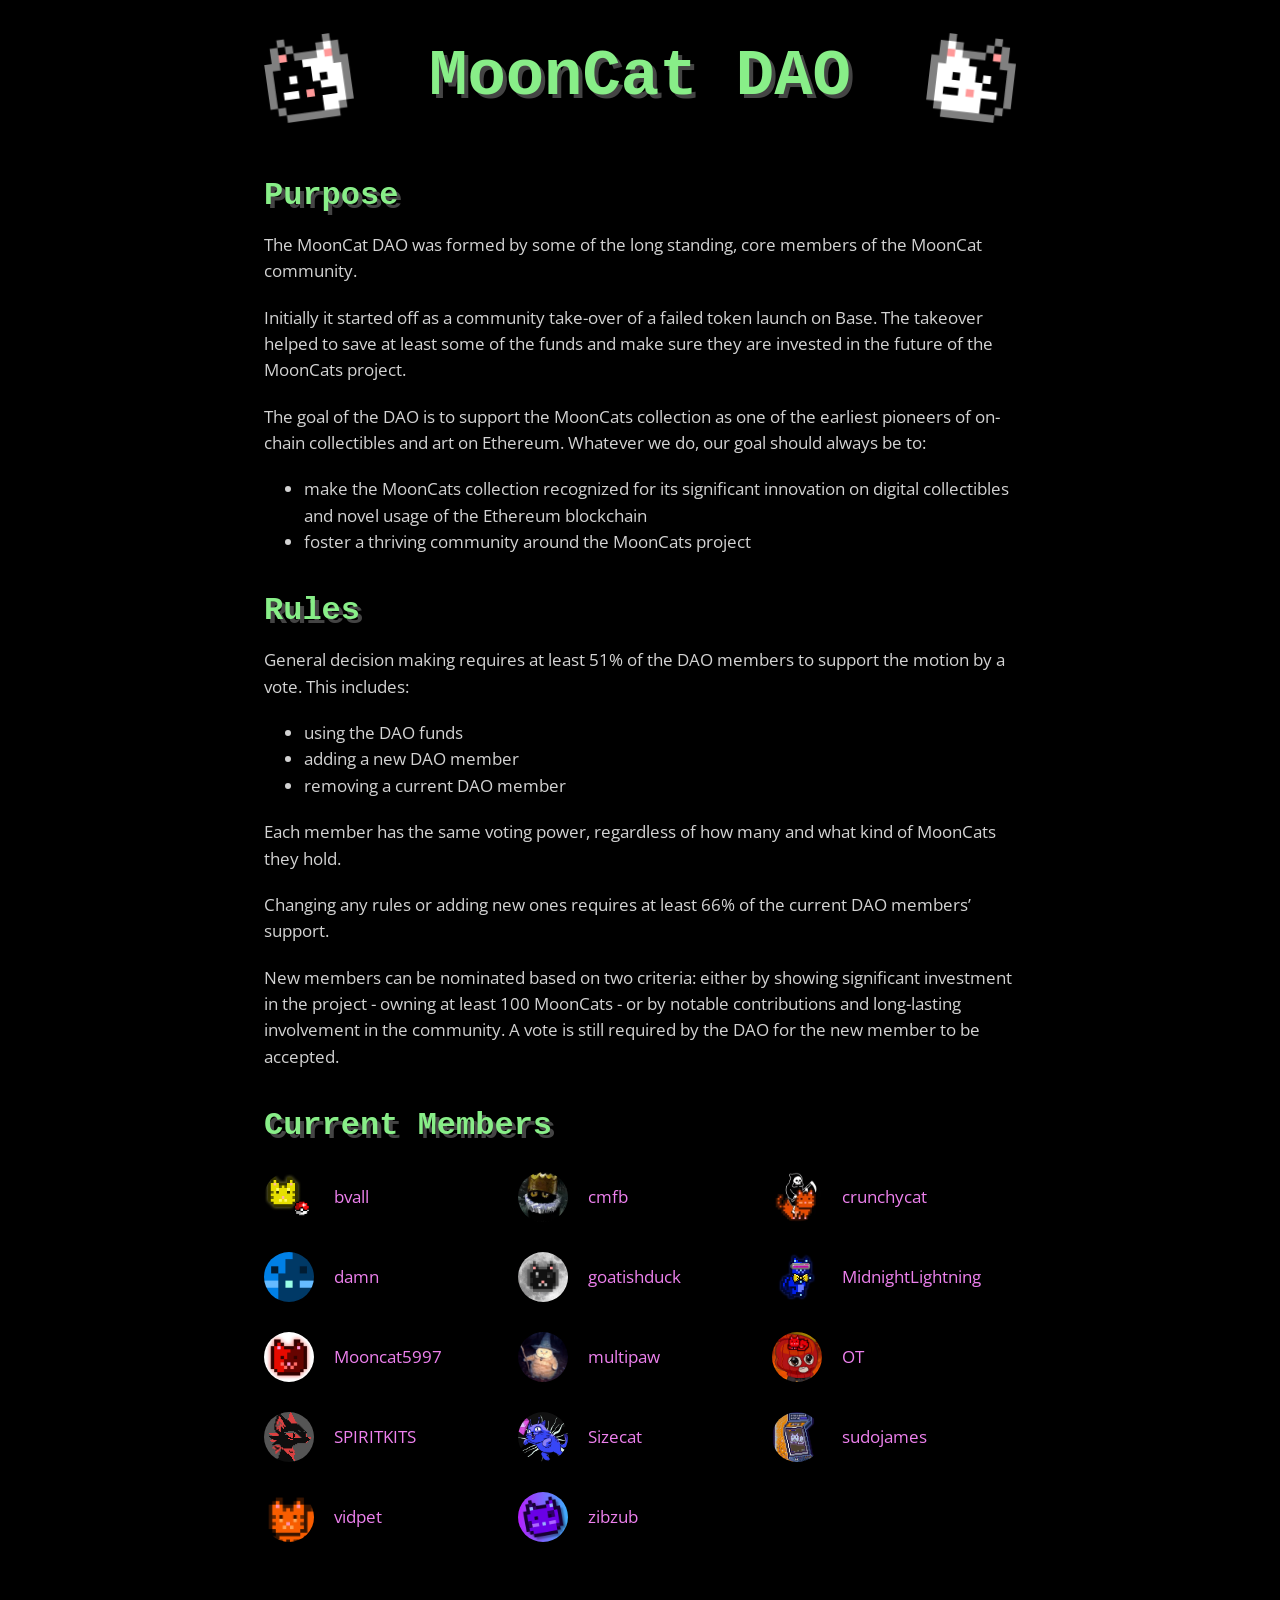
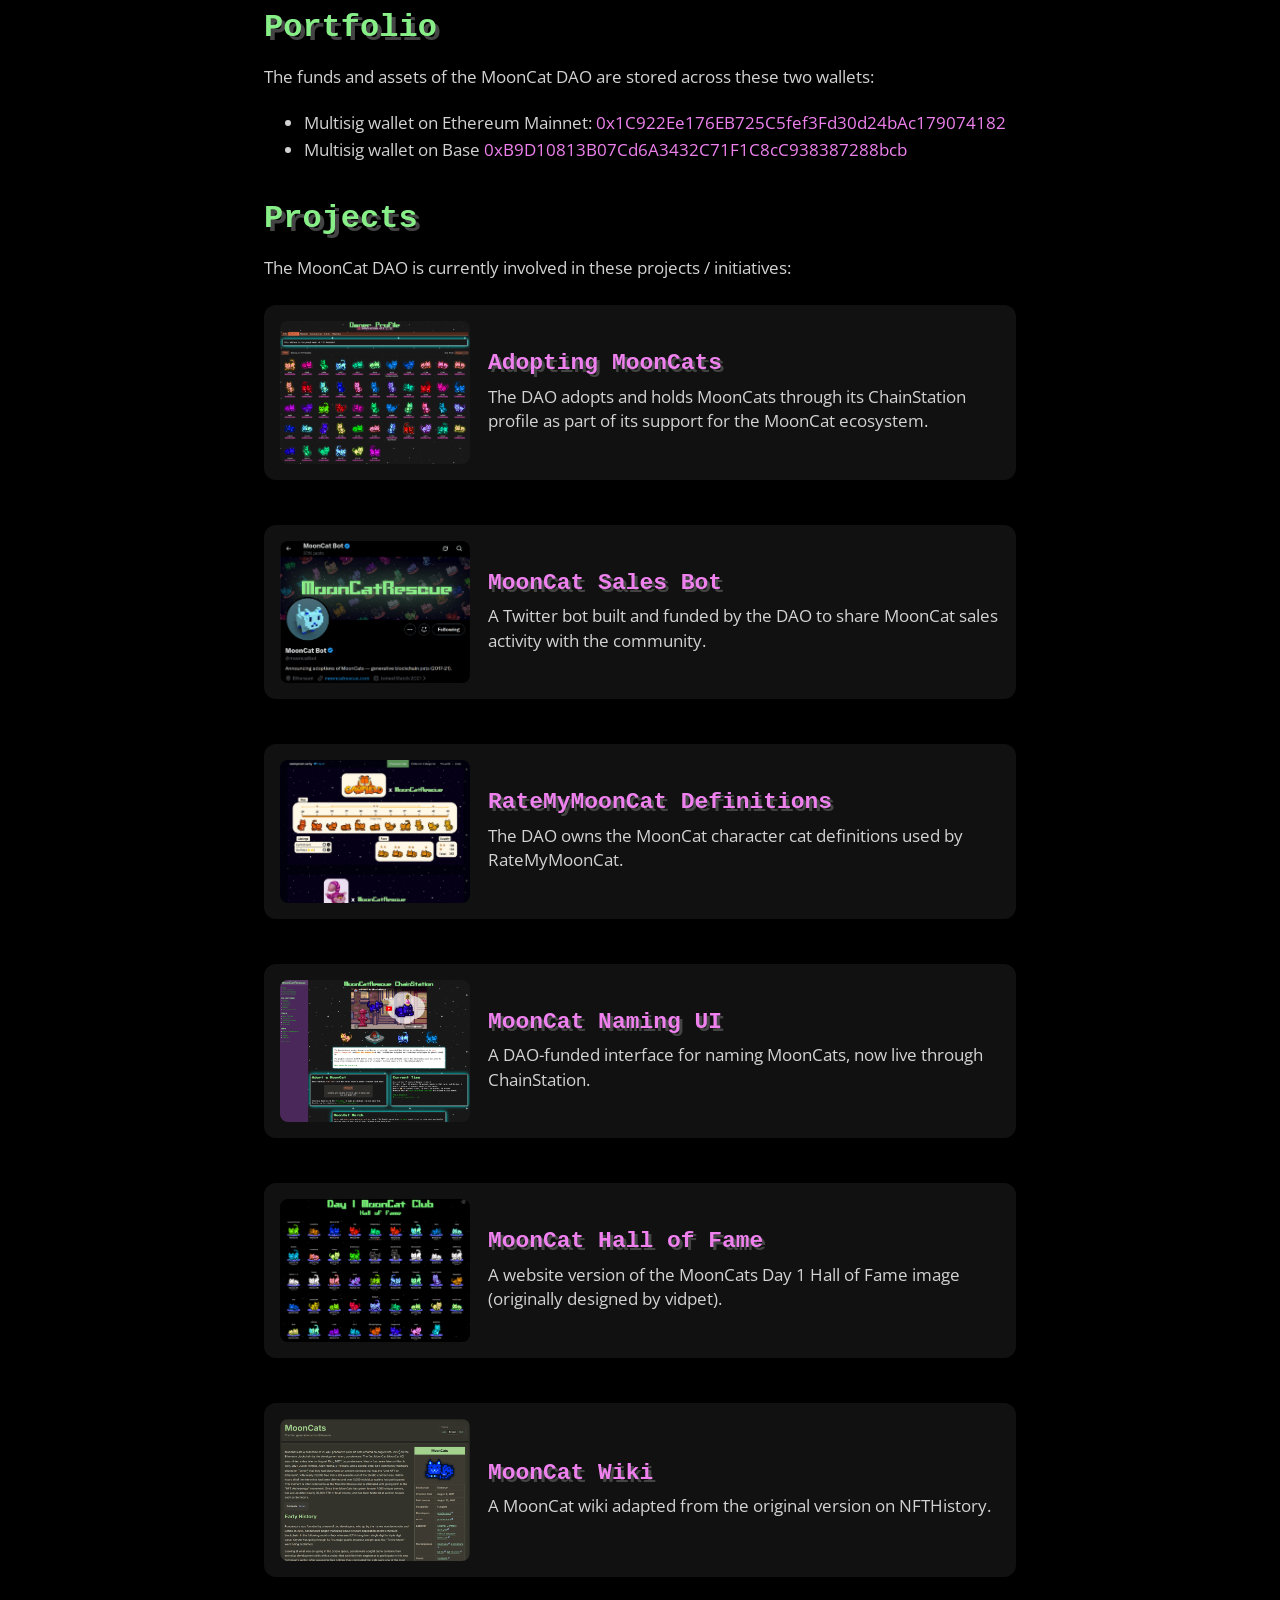
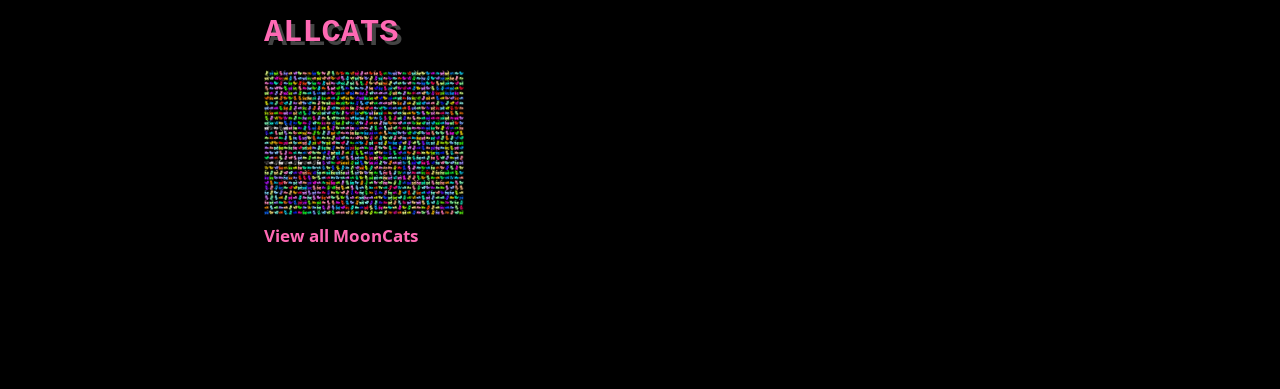
<file: index.html>
<!doctype html>
<html>

<head>
  <meta charset="UTF-8">
  <meta name="viewport" content="width=device-width, initial-scale=1.0">
  <meta name="description"
    content="The MoonCat DAO supports the MoonCats collection as one of the earliest pioneers of on-chain collectibles and art on Ethereum.">

  <link rel="canonical" href="https://mooncatdao.org/">

  <link href="https://fonts.googleapis.com/css?family=Open Sans" rel="stylesheet" />
  <link rel="stylesheet" href="style.css?v=8" />
  <link rel="icon" type="image/svg+xml" href="img/favicon/dao.svg" />
  <link rel="icon" type="image/png" sizes="192x192" href="img/favicon/android-chrome-192x192.png" />

  <meta property="og:title" content="MoonCat DAO">
  <meta property="og:description"
    content="The MoonCat DAO supports the MoonCats collection as one of the earliest pioneers of on-chain collectibles and art on Ethereum.">
  <meta property="og:site_name" content="MoonCat DAO">
  <meta property="og:type" content="website">
  <meta property="og:url" content="https://mooncatdao.org/">
  <meta property="og:image" content="https://mooncatdao.org/img/preview.png">
  <meta property="og:image:width" content="1200">
  <meta property="og:image:height" content="630">
  <meta property="og:image:alt" content="MoonCat DAO">

  <meta name="twitter:card" content="summary_large_image">
  <meta name="twitter:title" content="MoonCat DAO">
  <meta name="twitter:description"
    content="The MoonCat DAO supports the MoonCats collection as one of the earliest pioneers of on-chain collectibles and art on Ethereum.">
  <meta name="twitter:image" content="https://mooncatdao.org/img/preview.png">
  <meta name="twitter:image:alt" content="MoonCat DAO">
  <meta name="twitter:site" content="@mooncat_dao">

  <title>MoonCat DAO</title>
</head>

<body>
  <div class="container">
    <div class="toptitle">
      <img src="img/dao-tilt.png" class="title-pic title-pic-left" alt="" />
      <h1>MoonCat DAO</h1>
      <img src="img/dao-tilt_inv.png" class="title-pic title-pic-right" alt="" />
    </div>
    <h2>Purpose</h2>
    <p>
      The MoonCat DAO was formed by some of the long standing, core members of
      the MoonCat community.
    </p>
    <p>
      Initially it started off as a community take-over of a failed token
      launch on Base. The takeover helped to save at least some of the funds
      and make sure they are invested in the future of the MoonCats project.
    </p>
    <p>
      The goal of the DAO is to support the MoonCats collection as one of the
      earliest pioneers of on-chain collectibles and art on Ethereum. Whatever
      we do, our goal should always be to:
    </p>
    <ul>
      <li>
        make the MoonCats collection recognized for its significant innovation
        on digital collectibles and novel usage of the Ethereum blockchain
      </li>
      <li>foster a thriving community around the MoonCats project</li>
    </ul>
    <h2>Rules</h2>
    <p>
      General decision making requires at least 51% of the DAO members to
      support the motion by a vote. This includes:
    </p>
    <ul>
      <li>using the DAO funds</li>
      <li>adding a new DAO member</li>
      <li>removing a current DAO member</li>
    </ul>
    <p>
      Each member has the same voting power, regardless of how many and what
      kind of MoonCats they hold.
    </p>
    <p>
      Changing any rules or adding new ones requires at least 66% of the
      current DAO members’ support.
    </p>
    <p>
      New members can be nominated based on two criteria: either by showing
      significant investment in the project - owning at least 100 MoonCats -
      or by notable contributions and long-lasting involvement in the
      community. A vote is still required by the DAO for the new member to be
      accepted.
    </p>

    <h2>Current Members</h2>
    <div class="members">
      <div class="member">
        <img src="img/bvall.png" class="avatar" />
        <div class="member-name">
          <a href="https://twitter.com/BrettVallery" target="_blank">bvall</a>
        </div>
      </div>
      <div class="member">
        <img src="img/cmfb.png" class="avatar" />
        <div class="member-name">
          <a href="https://twitter.com/wassoshi" target="_blank">cmfb</a>
        </div>
      </div>
      <div class="member">
        <img src="img/crunchy.png" class="avatar" />
        <div class="member-name">
          <a href="https://x.com/Crunchycat13" target="_blank">crunchycat</a>
        </div>
      </div>
      <div class="member">
        <img src="img/damn.png" class="avatar" />
        <div class="member-name">
          <a href="https://x.com/paulocete" target="_blank">damn</a>
        </div>
      </div>
      <div class="member">
        <img src="img/goatishduck.png" class="avatar" />
        <div class="member-name">
          <a href="https://x.com/goatishduck" target="_blank">goatishduck</a>
        </div>
      </div>
      <div class="member">
        <img src="img/midnight.png" class="avatar" />
        <div class="member-name">
          <a href="https://x.com/midnight426" target="_blank">MidnightLightning</a>
        </div>
      </div>
      <div class="member">
        <img src="img/mooncat5997.png" class="avatar" />
        <div class="member-name">
          <a href="https://x.com/mooncat5997" target="_blank">Mooncat5997</a>
        </div>
      </div>
      <div class="member">
        <img src="img/multipaw.png" class="avatar" />
        <div class="member-name">
          <a href="https://x.com/multipaw_" target="_blank">multipaw</a>
        </div>
      </div>
      <div class="member">
        <img src="img/ot.png" class="avatar" />
        <div class="member-name">
          <a href="https://x.com/OldEBT" target="_blank">OT</a>
        </div>
      </div>
      <div class="member">
        <img src="img/spiritkits.png" class="avatar" />
        <div class="member-name">
          <a href="https://x.com/SPIRITKITS" target="_blank">SPIRITKITS</a>
        </div>
      </div>
      <div class="member">
        <img src="img/sizecat.png" class="avatar" />
        <div class="member-name">
          <a href="https://x.com/sizecat_" target="_blank">Sizecat</a>
        </div>
      </div>
      <div class="member">
        <img src="img/sudojames.png" class="avatar" />
        <div class="member-name">
          <a href="https://bsky.app/profile/sudojames.com" target="_blank">sudojames</a>
        </div>
      </div>
      <div class="member">
        <img src="img/vidpet.png" class="avatar" />
        <div class="member-name">
          <a href="https://x.com/vidpetnft" target="_blank">vidpet</a>
        </div>
      </div>
      <div class="member">
        <img src="img/zibzub.png" class="avatar" />
        <div class="member-name">
          <a href="https://x.com/zibzub_" target="_blank">zibzub</a>
        </div>
      </div>
    </div>
    <h2>Portfolio</h2>
    <p>
      The funds and assets of the MoonCat DAO are stored across these two
      wallets:
    </p>
    <ul>
      <li>
        Multisig wallet on Ethereum Mainnet:
        <a href="https://etherscan.io/address/0x1c922ee176eb725c5fef3fd30d24bac179074182"
          target="_blank">0x1C922Ee176EB725C5fef3Fd30d24bAc179074182</a>
      </li>
      <li>
        Multisig wallet on Base
        <a href="https://basescan.org/address/0xB9D10813B07Cd6A3432C71F1C8cC938387288bcb"
          target="_blank">0xB9D10813B07Cd6A3432C71F1C8cC938387288bcb</a>
      </li>
    </ul>

    <h2>Projects</h2>
    <p>The MoonCat DAO is currently involved in these projects / initiatives:</p>

    <div class="project-grid">
      <div class="project-card">
        <a class="project-screenshot-link"
          href="https://chainstation.mooncatrescue.com/owners/0x1C922Ee176EB725C5fef3Fd30d24bAc179074182" target="_blank"
          rel="noopener noreferrer" aria-label="Open the DAO's ChainStation profile">
          <img class="project-screenshot" src="img/project-chainstation-profile.png"
            alt="Screenshot of the DAO's ChainStation profile" />
        </a>

        <div class="project-info">
          <h3 class="project-name">
            <a href="https://chainstation.mooncatrescue.com/owners/0x1C922Ee176EB725C5fef3Fd30d24bAc179074182"
              target="_blank" rel="noopener noreferrer">Adopting MoonCats</a>
          </h3>
          <p class="project-description">
            The DAO adopts and holds MoonCats through its ChainStation profile as part of its support for the
            MoonCat ecosystem.
          </p>
        </div>
      </div>

      <div class="project-card">
        <a class="project-screenshot-link" href="https://twitter.com/mooncatbot" target="_blank"
          rel="noopener noreferrer" aria-label="Open MoonCatBot on Twitter">
          <img class="project-screenshot" src="img/project-mooncatbot.png" alt="Screenshot of MoonCatBot" />
        </a>

        <div class="project-info">
          <h3 class="project-name">
            <a href="https://twitter.com/mooncatbot" target="_blank" rel="noopener noreferrer">MoonCat Sales Bot</a>
          </h3>
          <p class="project-description">
            A Twitter bot built and funded by the DAO to share MoonCat sales activity with the community.
          </p>
        </div>
      </div>

      <div class="project-card">
        <a class="project-screenshot-link" href="https://ratemymoon.cat" target="_blank" rel="noopener noreferrer"
          aria-label="Open RateMyMoonCat">
          <img class="project-screenshot" src="img/project-ratemymooncat.png" alt="Screenshot of RateMyMoonCat" />
        </a>

        <div class="project-info">
          <h3 class="project-name">
            <a href="https://ratemymoon.cat" target="_blank" rel="noopener noreferrer">RateMyMoonCat Definitions</a>
          </h3>
          <p class="project-description">
            The DAO owns the MoonCat character cat definitions used by RateMyMoonCat.
          </p>
        </div>
      </div>

      <div class="project-card">
        <a class="project-screenshot-link" href="https://mooncatrescue.com" target="_blank"
          rel="noopener noreferrer" aria-label="Open ChainStation">
          <img class="project-screenshot" src="img/project-mooncat-naming.png"
            alt="Screenshot of the MoonCat naming UI" />
        </a>

        <div class="project-info">
          <h3 class="project-name">
            <a href="https://mooncatrescue.com" target="_blank" rel="noopener noreferrer">MoonCat Naming UI</a>
          </h3>
          <p class="project-description">
            A DAO-funded interface for naming MoonCats, now live through ChainStation.
          </p>
        </div>
      </div>

      <div class="project-card">
        <a class="project-screenshot-link" href="https://mooncatdao.org/hof" target="_blank" rel="noopener noreferrer"
          aria-label="Open the MoonCat Hall of Fame">
          <img class="project-screenshot" src="img/project-hof.png" alt="Screenshot of the MoonCat Hall of Fame" />
        </a>
      
        <div class="project-info">
          <h3 class="project-name">
            <a href="https://mooncatdao.org/hof" target="_blank" rel="noopener noreferrer">MoonCat Hall of Fame</a>
          </h3>
          <p class="project-description">
            A website version of the MoonCats Day 1 Hall of Fame image (originally designed by vidpet).
          </p>
        </div>
      </div>
      
      <div class="project-card">
        <a class="project-screenshot-link" href="https://mooncatdao.org/wiki" target="_blank" rel="noopener noreferrer"
          aria-label="Open the MoonCat Wiki">
          <img class="project-screenshot" src="img/project-wiki.png" alt="Screenshot of the MoonCat Wiki" />
        </a>
    
        <div class="project-info">
          <h3 class="project-name">
            <a href="https://mooncatdao.org/wiki" target="_blank" rel="noopener noreferrer">MoonCat Wiki</a>
          </h3>
          <p class="project-description">
            A MoonCat wiki adapted from the original version on NFTHistory.
          </p>
        </div>
      </div>
    </div>

    <h2 class="h2-pink">ALLCATS</h2>
    <p>
      <a class="allcats-link" href="allcats.html?v=7"><img src="img/allcats-thumb.png"
            width="200"
            alt="Screenshot of Allcats" />
            <br>
            View all MoonCats</a>
    </p>

    <div class="footer"></div>
  </div>
</body>

</html>
</file>
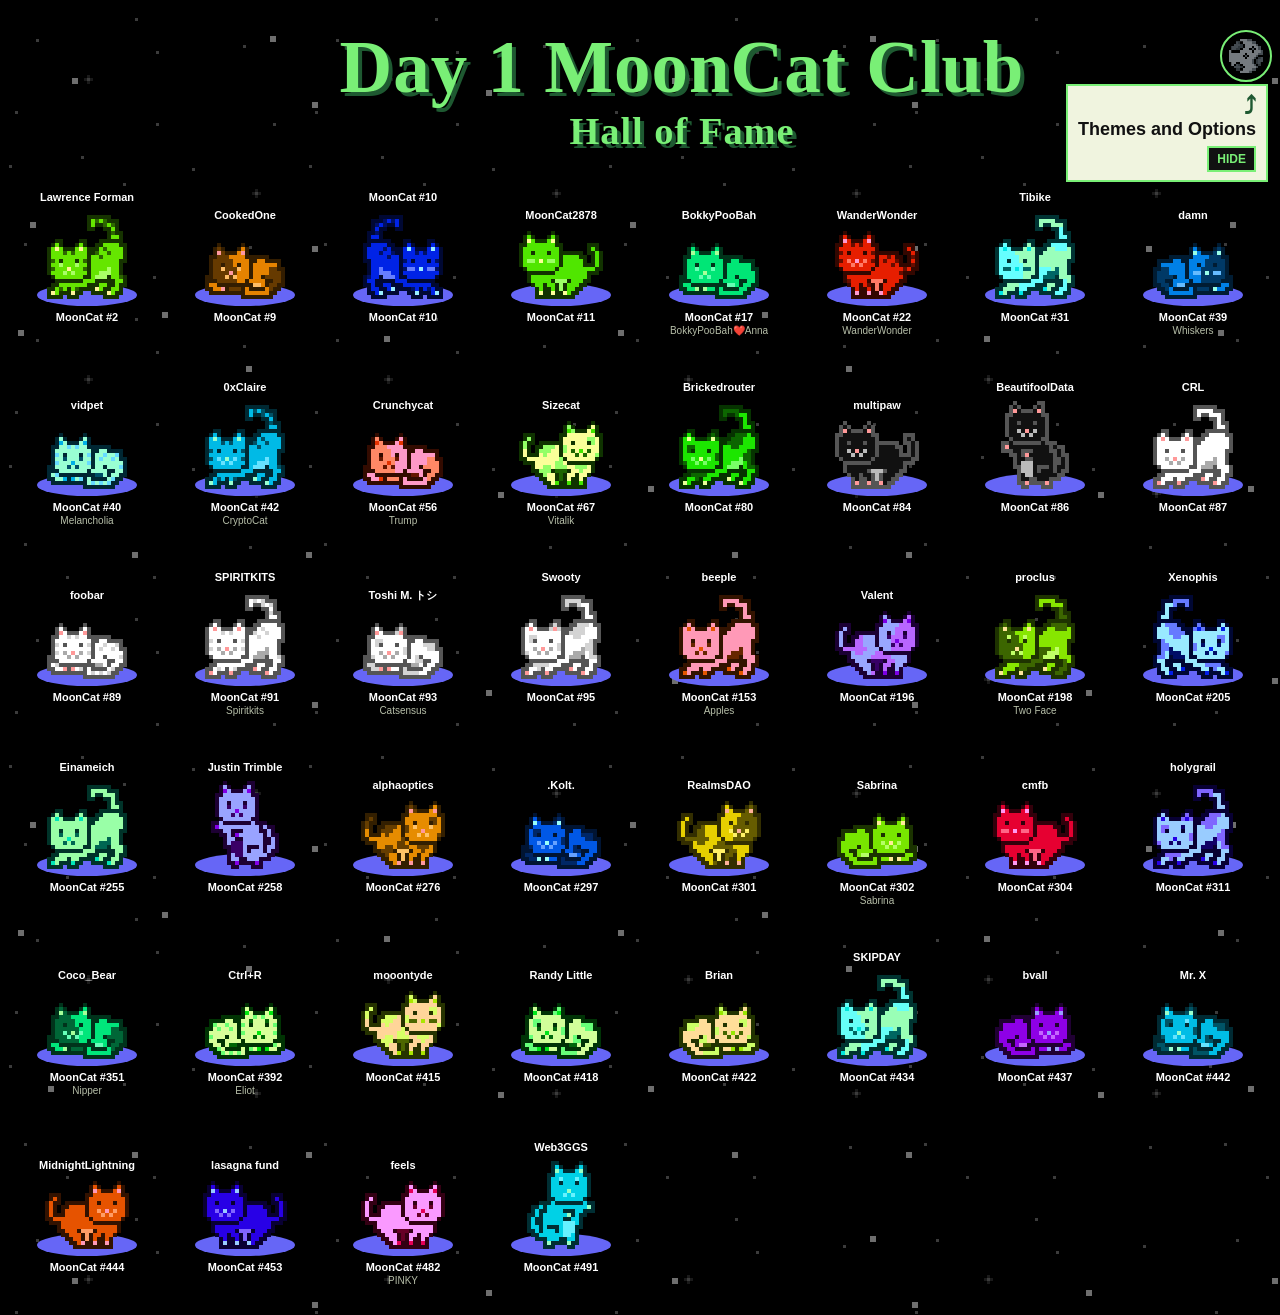
<file: hof/index.html>
<!doctype html>
<html lang="en">
  <head>
    <meta charset="utf-8" />
    <meta name="viewport" content="width=device-width, initial-scale=1" />
    <title>Day 1 MoonCat Club</title>
    <link rel="icon" type="image/png" href="./assets/favicon.png">
    <link href="https://fonts.cdnfonts.com/css/setback" rel="stylesheet" />
    <link rel="stylesheet" href="./styles/site.css" />
    <link rel="preload" href="./scripts/libmooncat-limited.js" as="script" />
    <link rel="preload" href="./vendor/starfield.js" as="script" />
    <script src="./scripts/libmooncat-limited.js"></script>
    <script src="./vendor/starfield.js"></script>
    <script src="./scripts/display-options.js"></script>
  </head>
  <body>
    <div id="starfieldLayer" class="starfieldLayer" aria-hidden="true"></div>
    <div
      id="starfieldOrigin"
      class="starfield-origin starfieldOrigin"
      aria-hidden="true"
    ></div>
    <div id="warpHint" class="warpHint" aria-hidden="true" hidden></div>
    <main class="page">
      <header class="masthead">
        <div class="titleBlock">
          <h1 class="title">Day 1 MoonCat Club</h1>
          <div class="subtitle">Hall of Fame</div>
        </div>
        <div class="displayControls" id="displayControls">
          <button
            id="controlsToggle"
            class="controlsToggle"
            type="button"
            aria-expanded="false"
            aria-controls="controlsPanel"
            aria-label="Show display controls"
          >
            <img src="./assets/full-moon.png" alt="" aria-hidden="true" />
          </button>
          <div
            id="themeHint"
            class="themeHint"
            aria-live="polite"
            hidden
          >
            <div class="themeHint-arrow" aria-hidden="true">⤴︎</div>
            <div class="themeHint-copy">Themes and Options</div>
            <button class="themeHint-hide" type="button">HIDE</button>
          </div>
          <div id="controlsPanel" class="controlsPanel" hidden>
            <label class="themePicker">
              <select id="themeSelect" aria-label="Select Hall of Fame theme">
                <option value="ac-t">Adoption Center</option>
                <option value="ac-r">AC Rings</option>
                <option value="ac">AC OnlyCats</option>
                <option value="og">OG</option>
                <option value="light">Light</option>
                <option value="dark">Dark</option>
                <option value="obsidian">Obsidian</option>
                <option value="deepspace">DeepSpace</option>
                <option value="onlycats">OnlyCats</option>
              </select>
            </label>
            <button
              id="warpToggle"
              class="displayToggle"
              type="button"
              aria-pressed="false"
            >
              Warp Off
            </button>
            <button
              id="glowToggle"
              class="displayToggle"
              type="button"
              aria-pressed="false"
            >
              Glow Off
            </button>
            <button
              id="accessoriesToggle"
              class="displayToggle"
              type="button"
              aria-pressed="false"
            >
              Acc Off
            </button>
            <button
              id="exportButton"
              class="displayToggle"
              type="button"
              disabled
            >
              Save PNG
            </button>
          </div>
        </div>
      </header>
      <div id="app" class="loading">Loading members...</div>
    </main>

    <script src="./vendor/html2canvas.min.js"></script>
    <script src="./scripts/site.js"></script>
  </body>
</html>
</file>
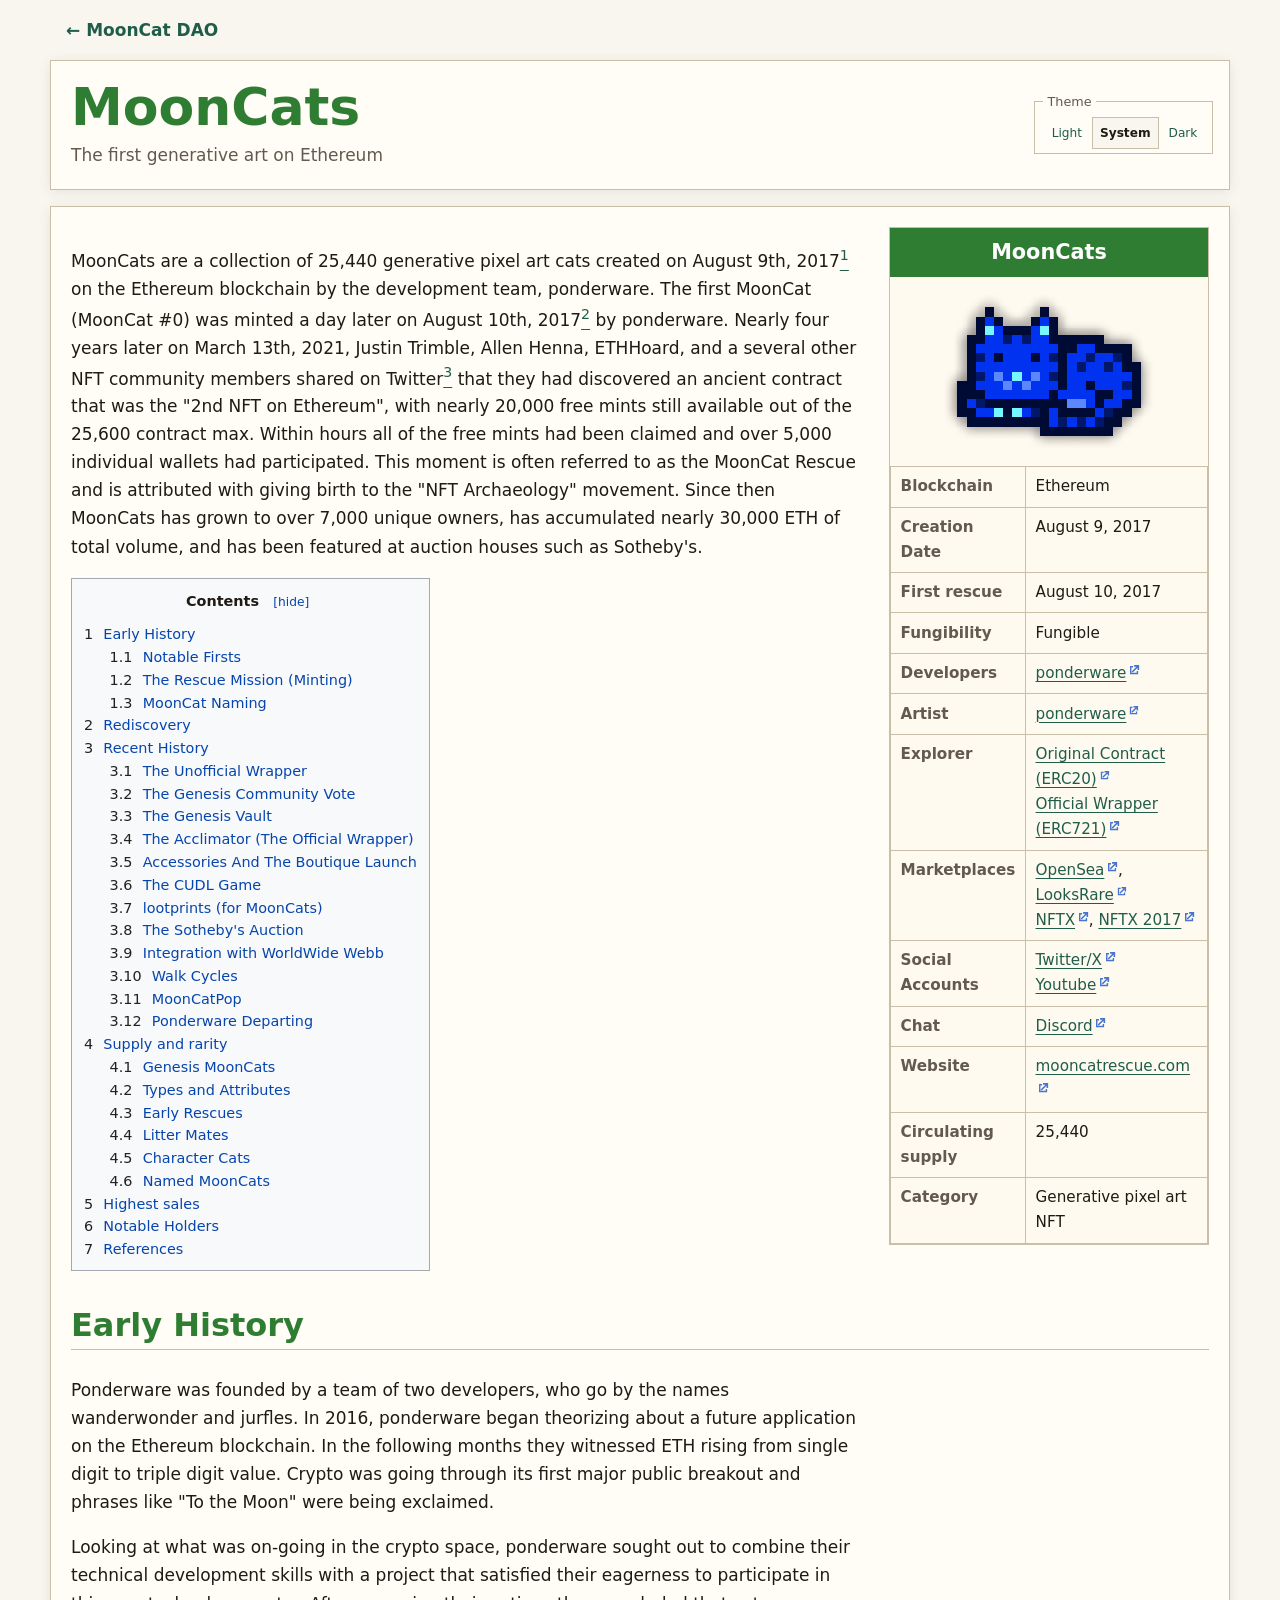
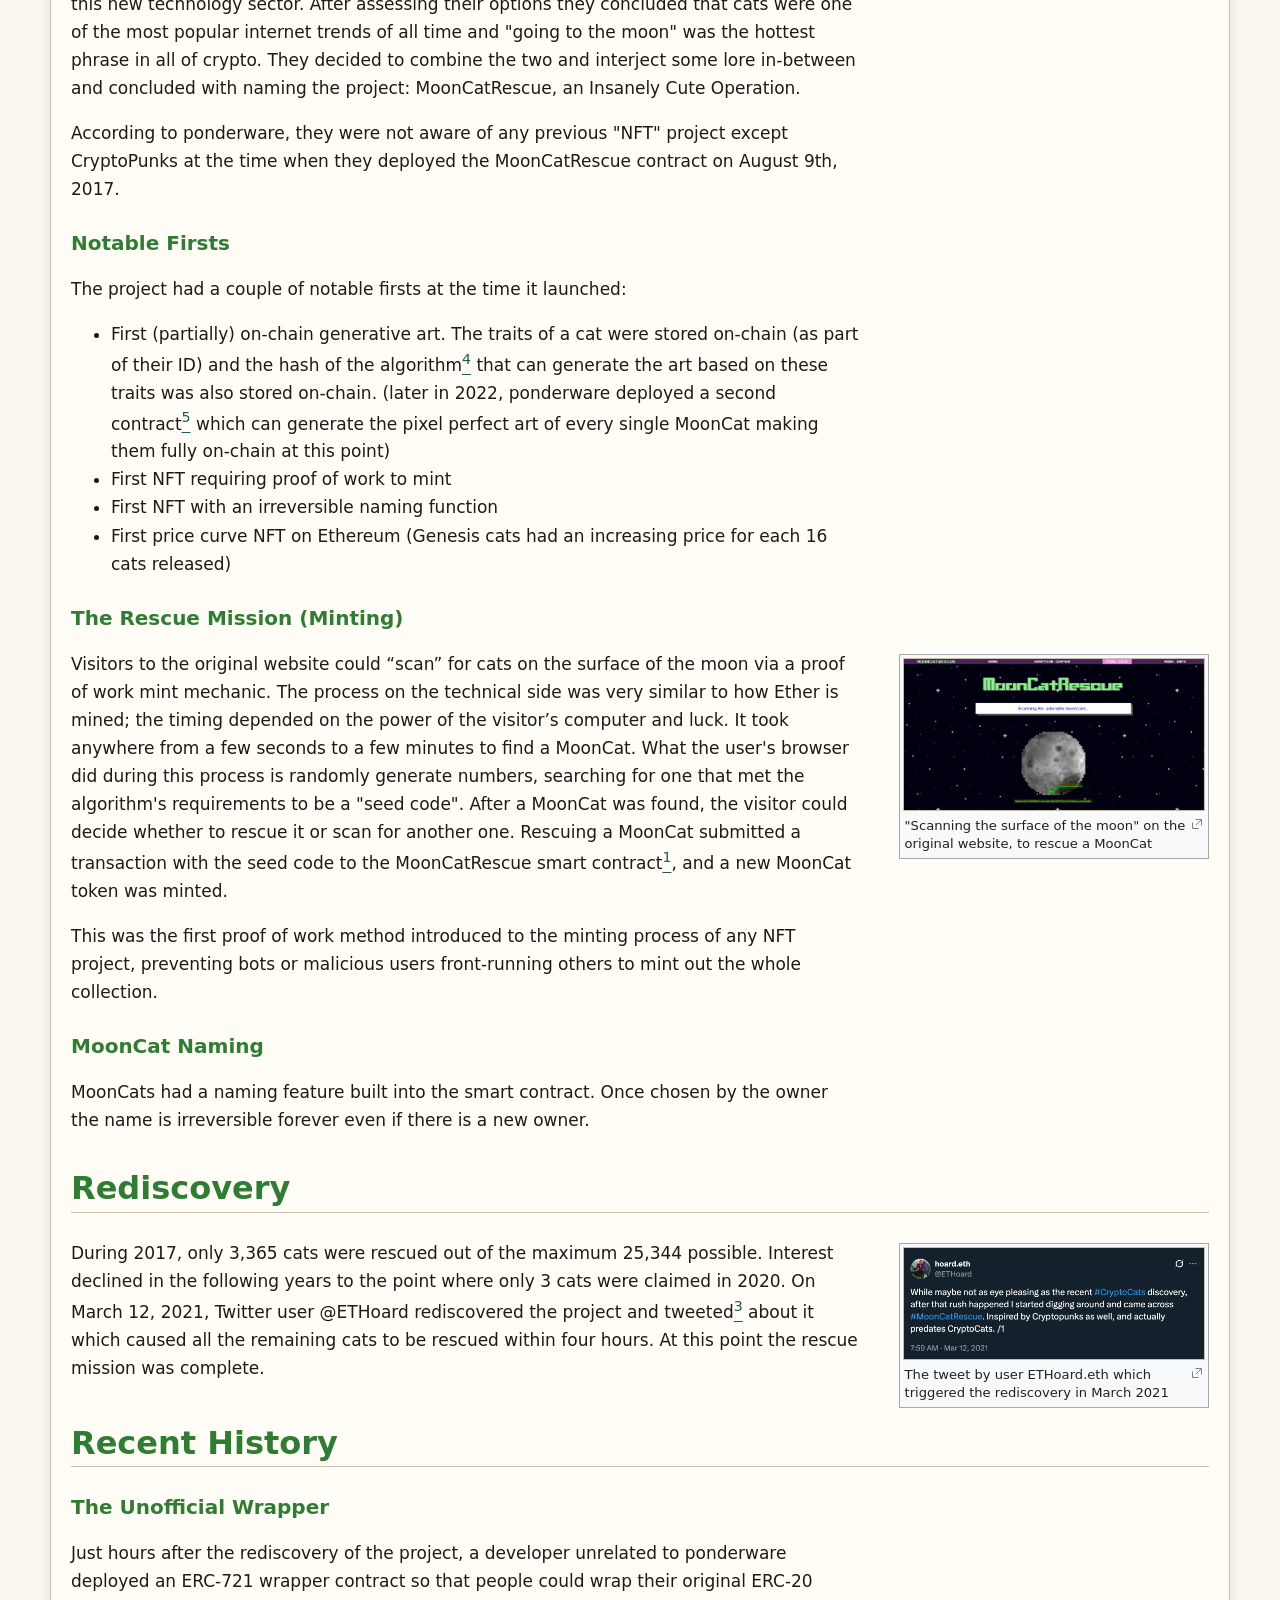
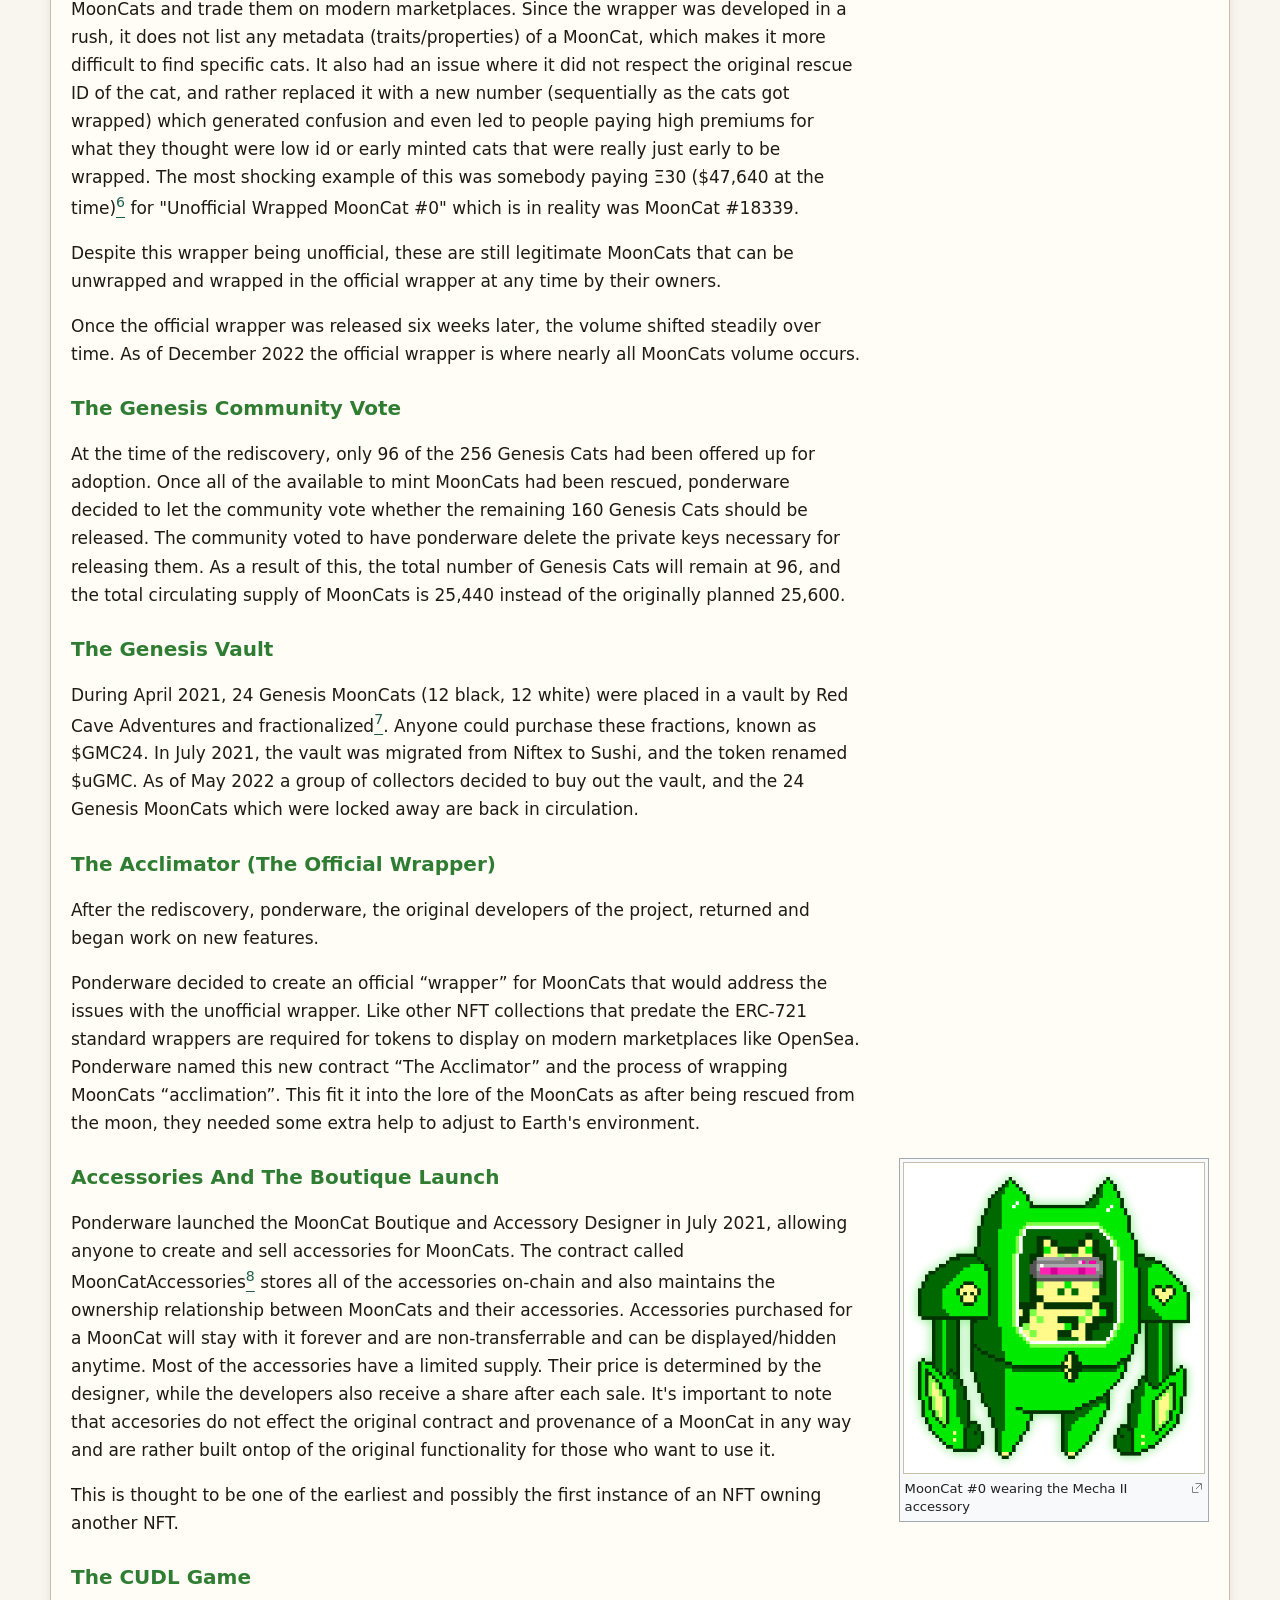
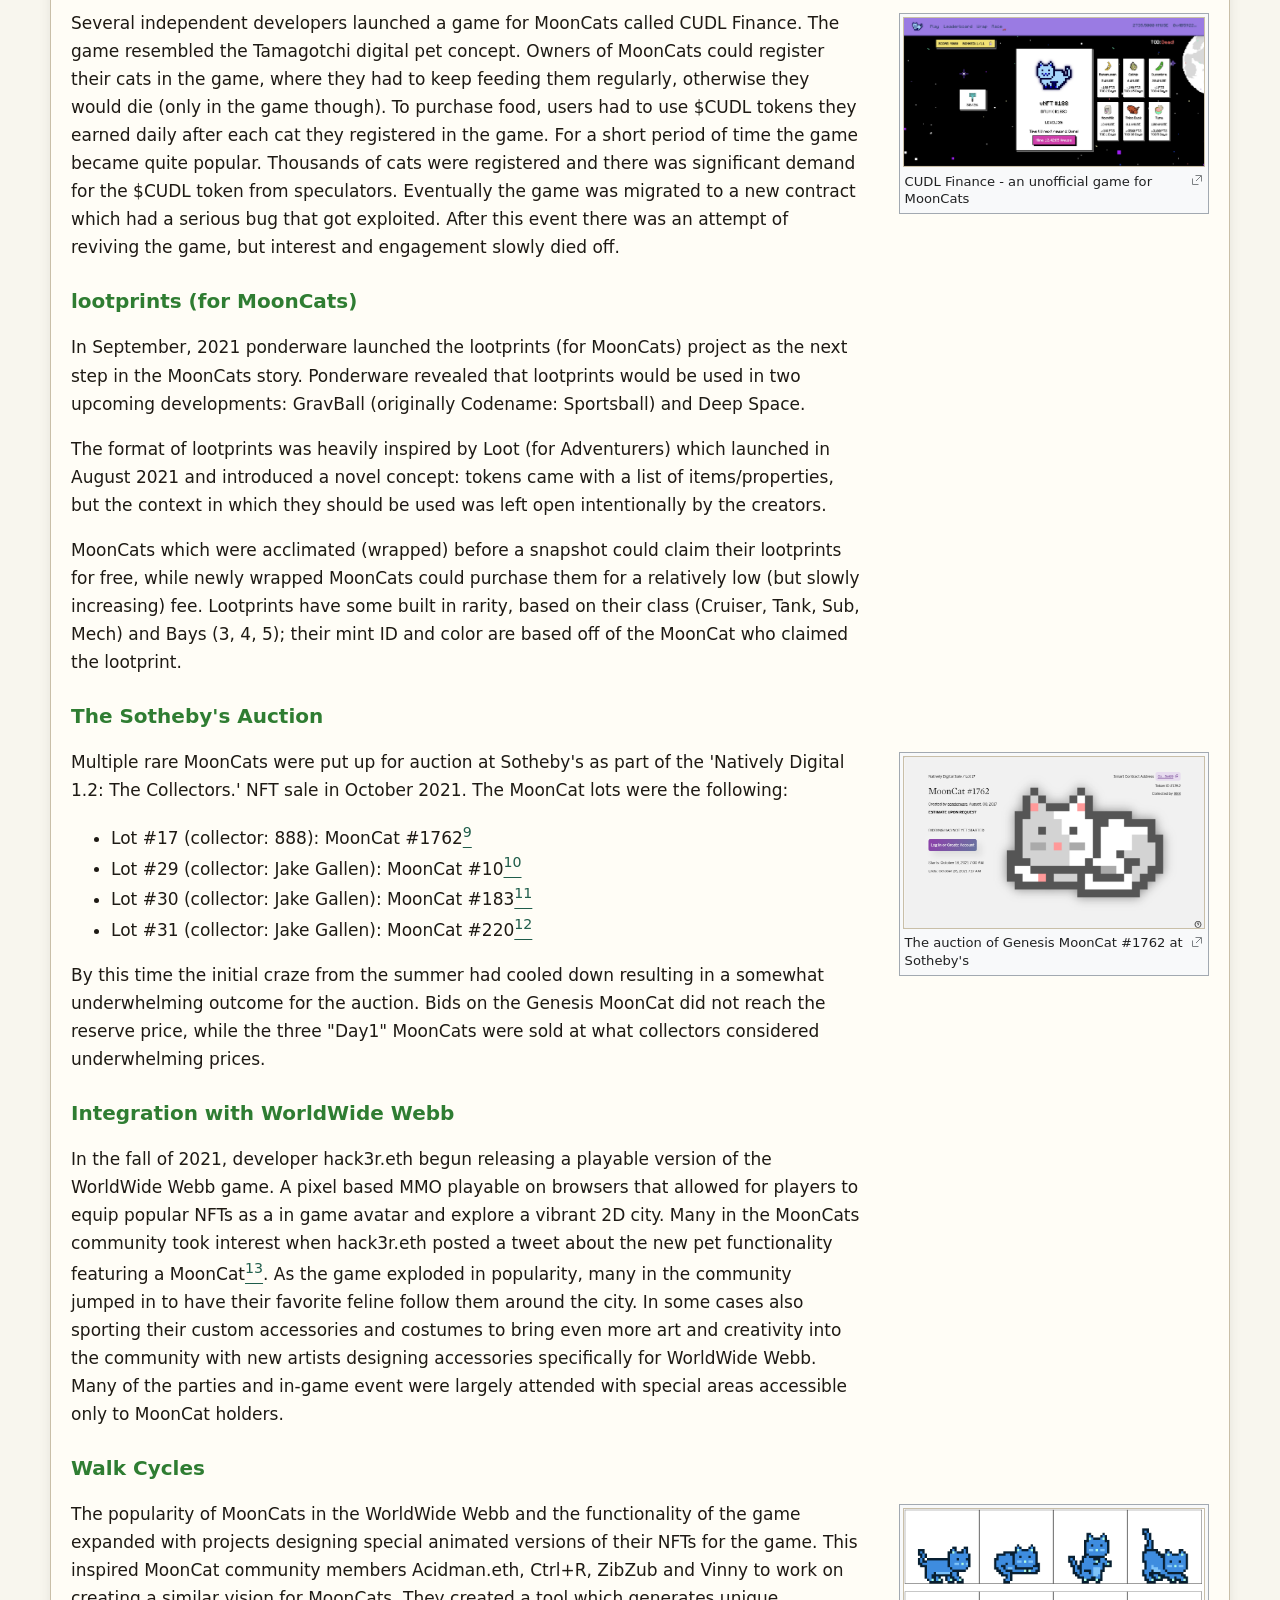
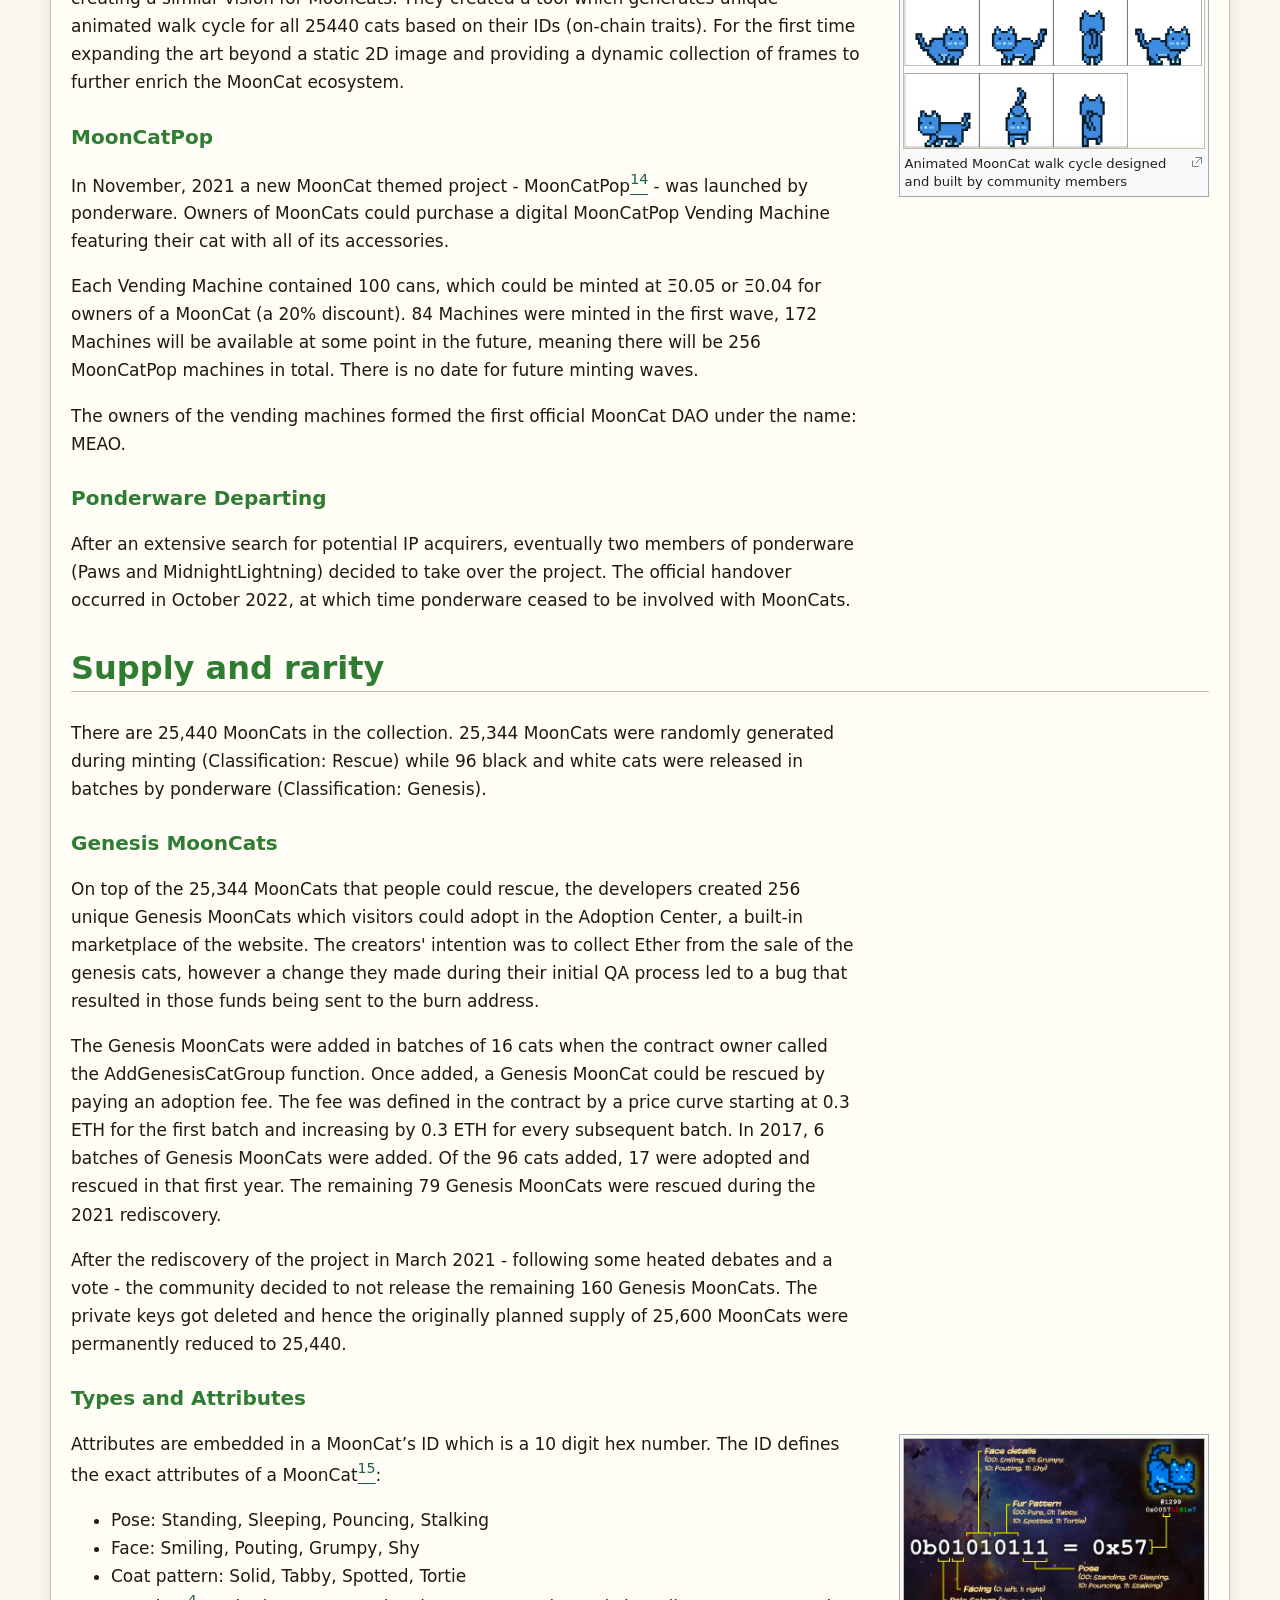
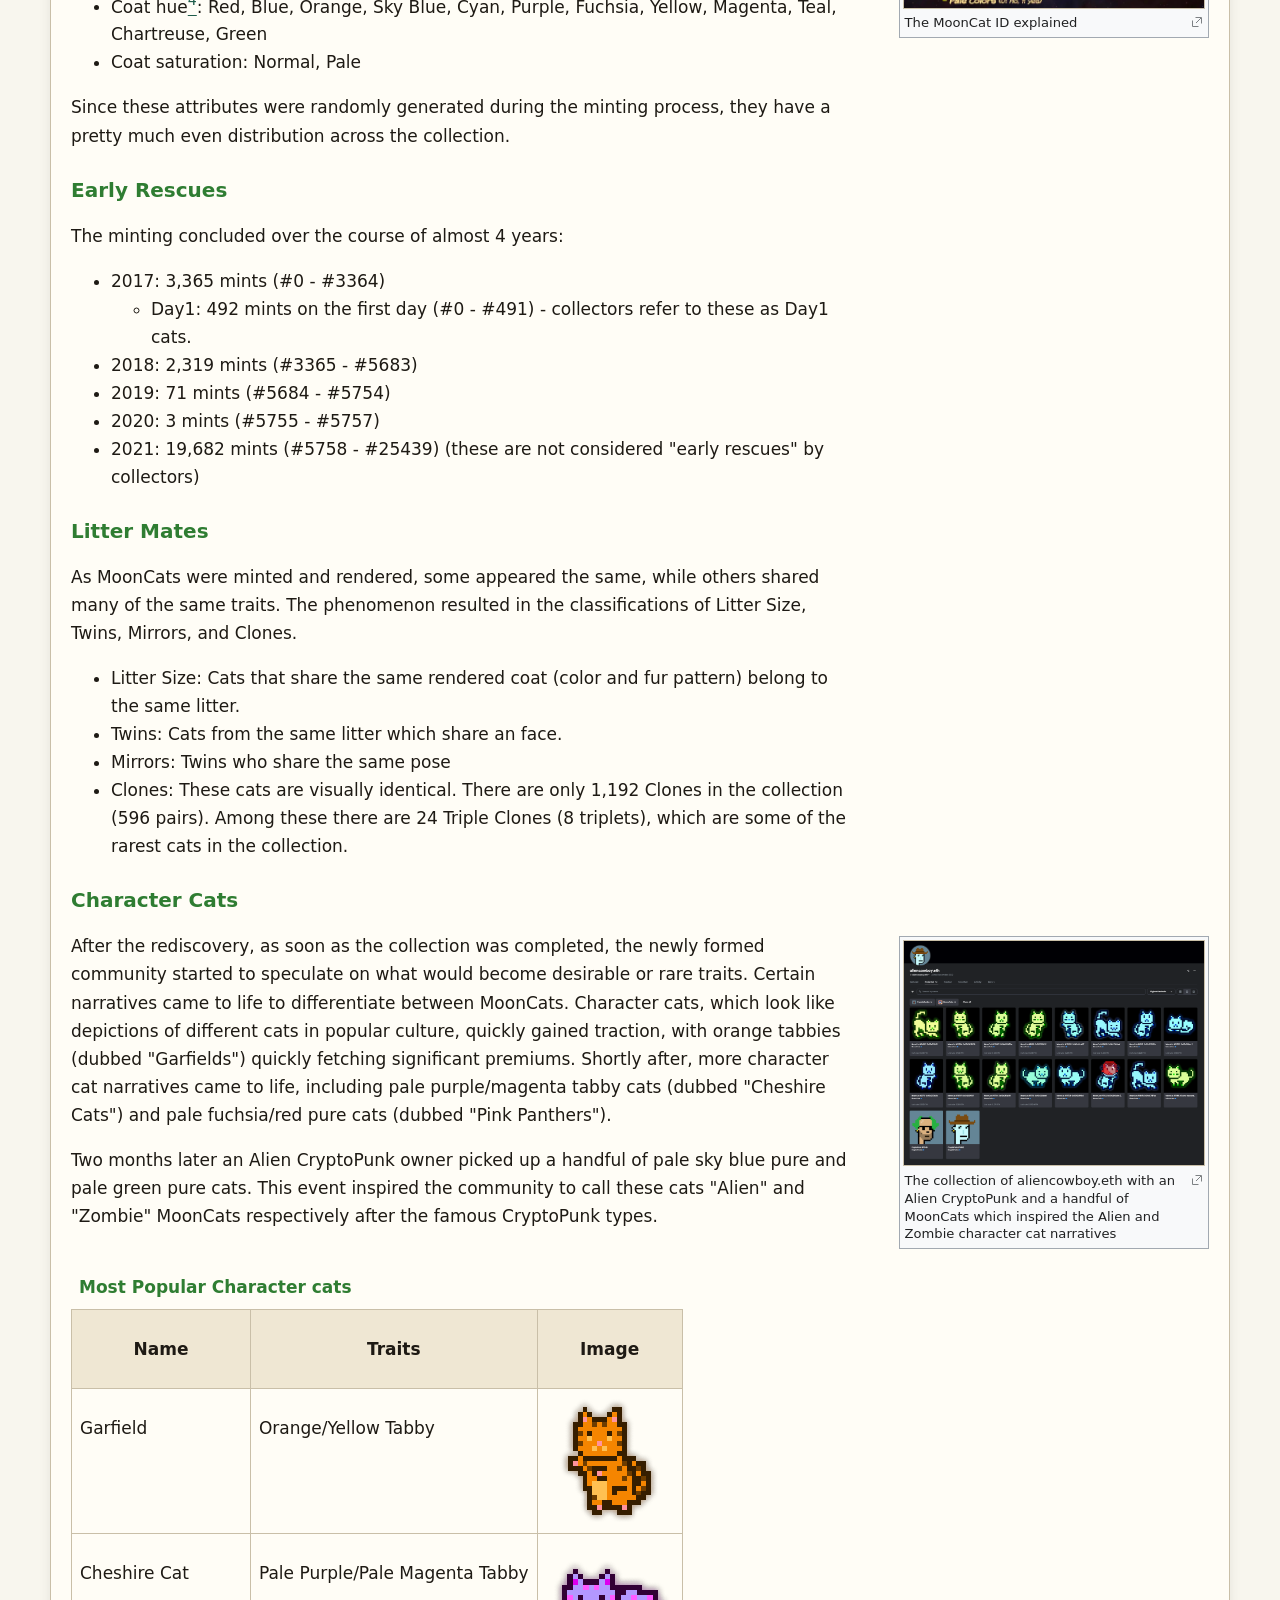
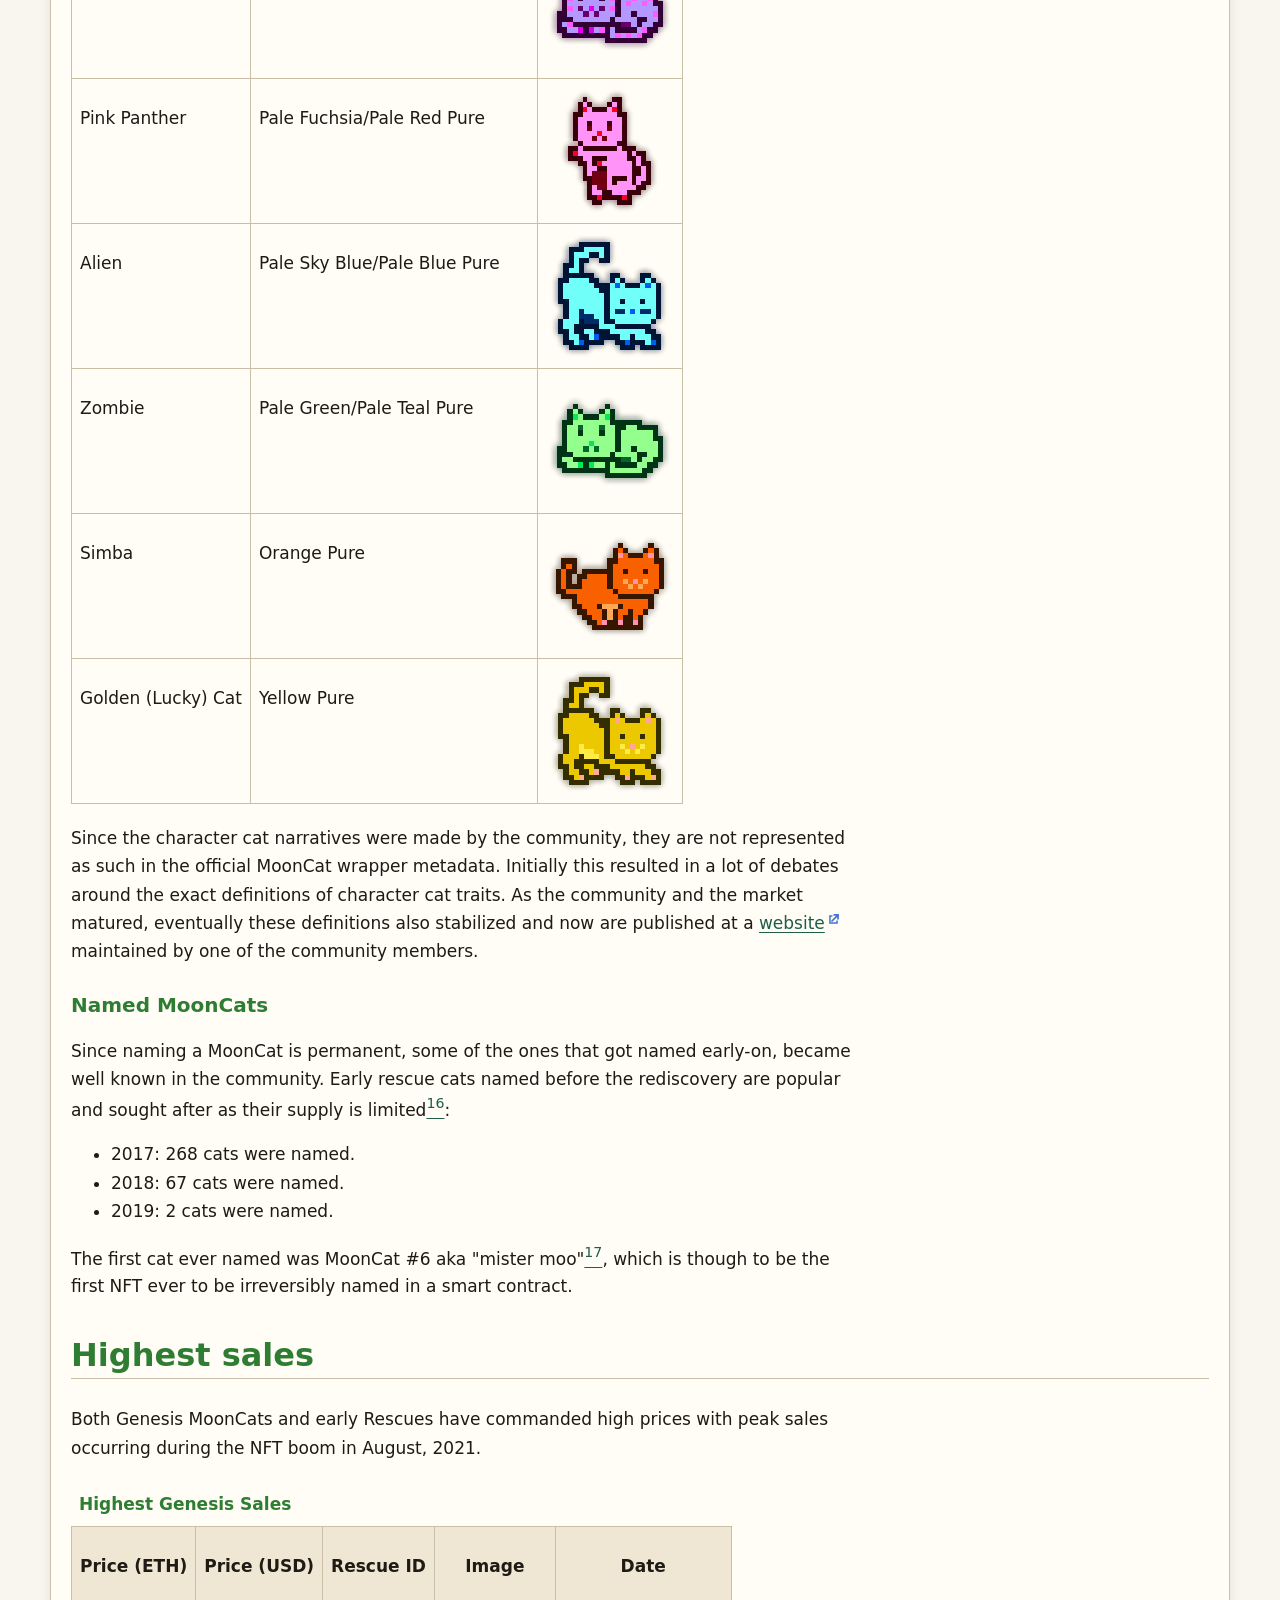
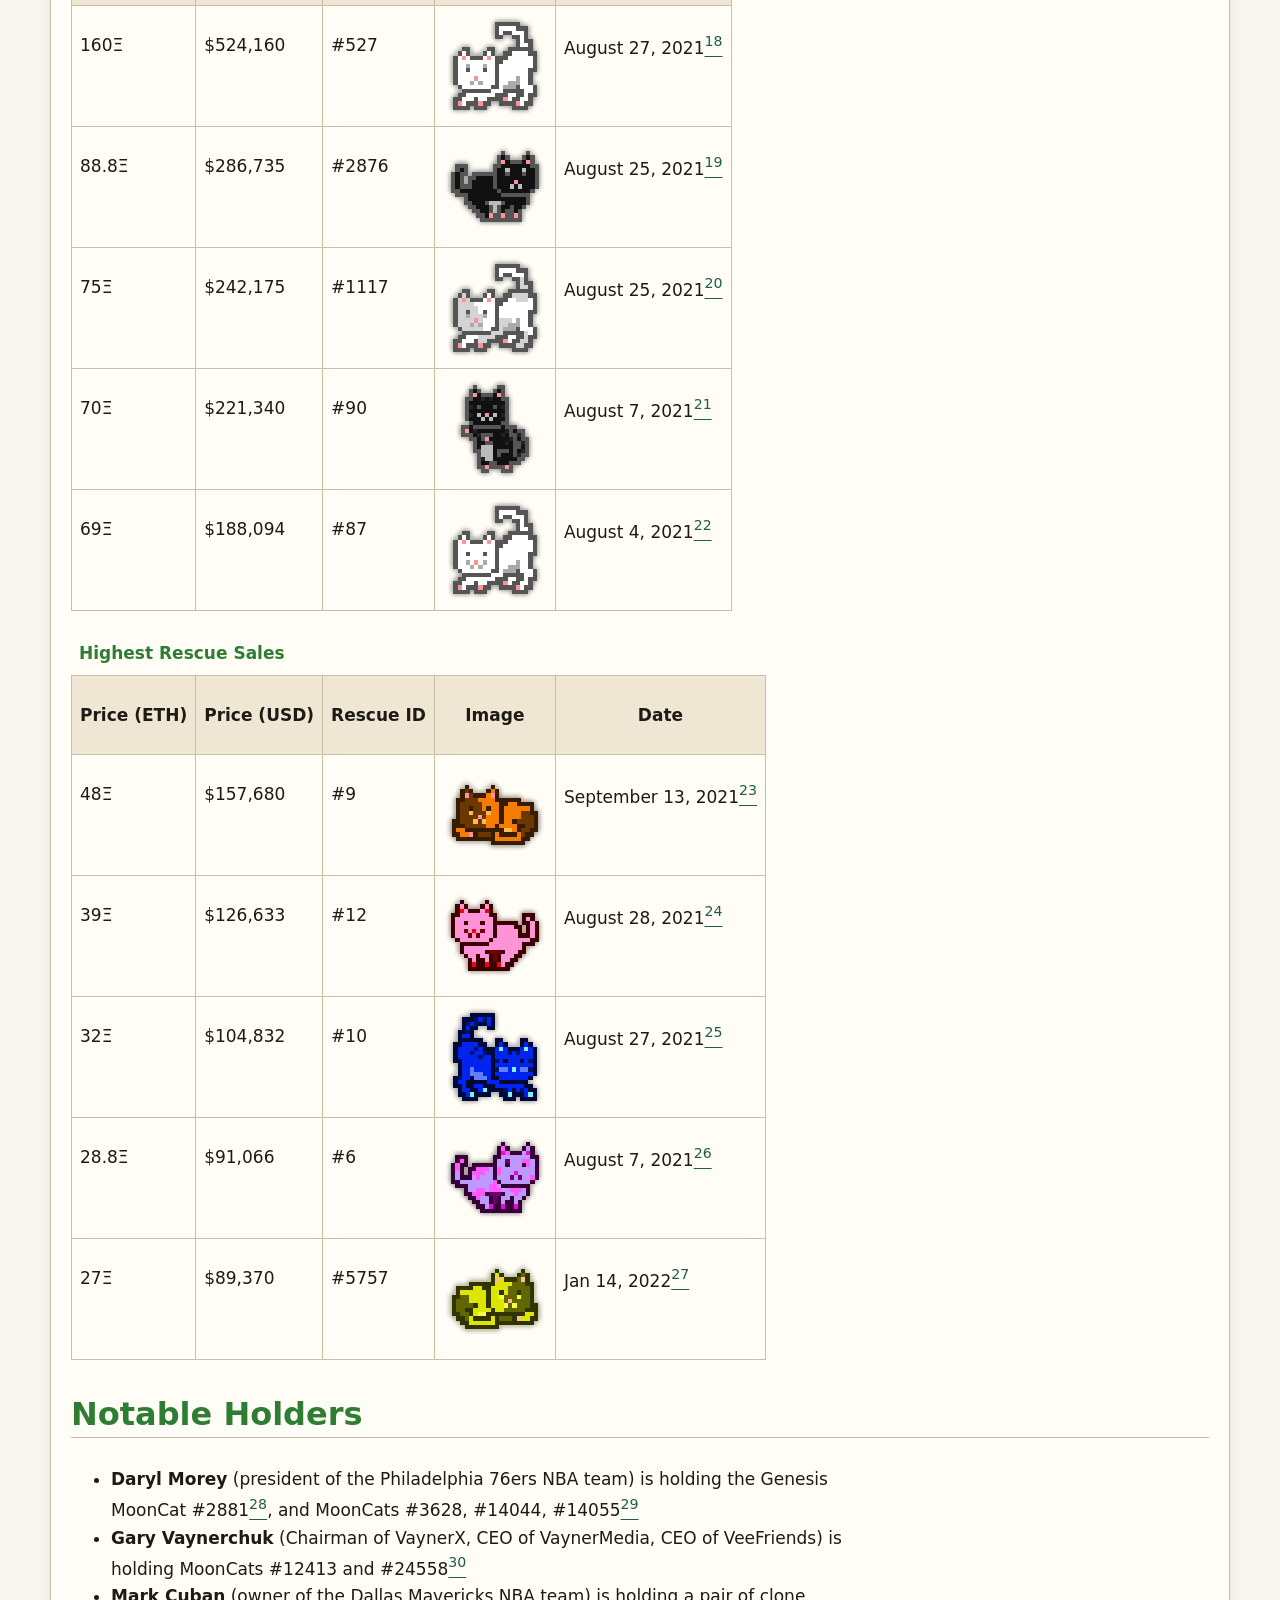
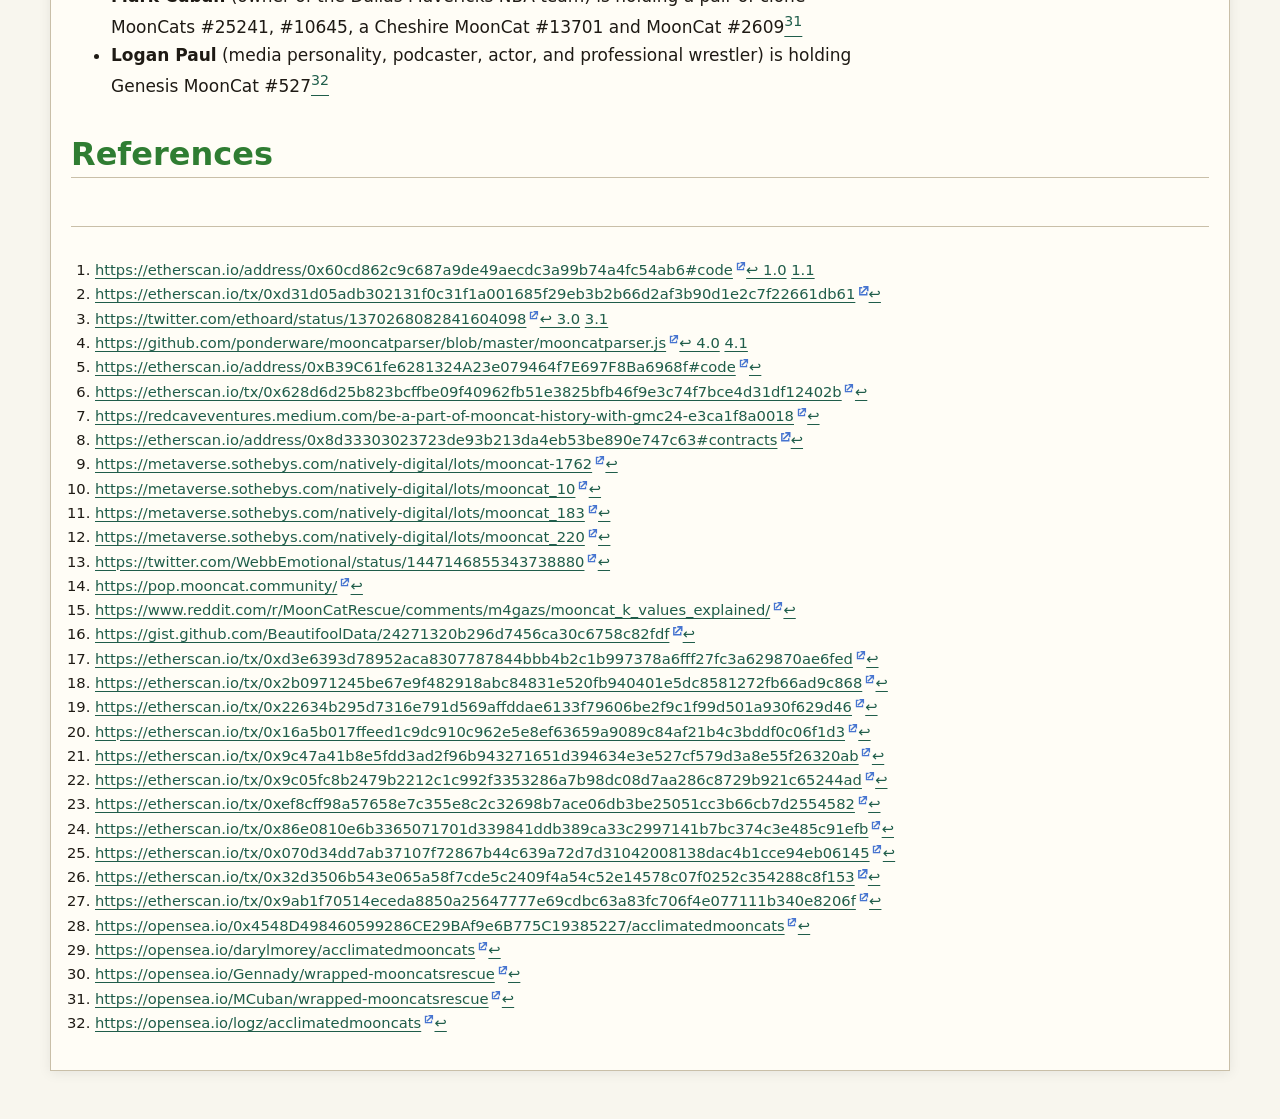
<file: wiki/index.html>
<!DOCTYPE html>

<html lang="en" xml:lang="en" xmlns="http://www.w3.org/1999/xhtml">

<head>
  <meta charset="utf-8" />
  <meta content="pandoc" name="generator" />
  <meta content="width=device-width, initial-scale=1.0, user-scalable=yes" name="viewport" />
  <title>MoonCats</title>
  <meta content="The first generative art on Ethereum" name="description" />
  <script>
    (() => {
      const storageKey = "mooncat-wiki-theme";
      const validThemes = new Set(["light", "system", "dark"]);
      let theme = "system";

      try {
        const storedTheme = window.localStorage.getItem(storageKey);
        if (validThemes.has(storedTheme)) {
          theme = storedTheme;
        }
      } catch {
        // Keep the system default when storage is unavailable.
      }

      document.documentElement.dataset.wikiTheme = theme;
    })();
  </script>
  <link href="wiki.css" rel="stylesheet" />
</head>

<body id="wiki-top">
  <header class="wiki-site-header"><a class="wiki-back-link" href="/">← MoonCat DAO</a>
    <div class="wiki-title-block">
      <h1>MoonCats</h1>
      <p class="wiki-preservation-note">The first generative art on Ethereum</p>
      <fieldset class="wiki-theme-control">
        <legend>Theme</legend>
        <div class="wiki-theme-options" role="group" aria-label="Theme">
          <button aria-pressed="false" data-theme-choice="light" type="button">Light</button>
          <button aria-pressed="true" data-theme-choice="system" type="button">System</button>
          <button aria-pressed="false" data-theme-choice="dark" type="button">Dark</button>
        </div>
      </fieldset>
    </div>
  </header>
  <nav aria-label="Reader navigation" class="wiki-reader-nav">
    <a href="#wiki-toc">Contents</a>
    <a href="#wiki-top">↑ Top</a>
  </nav>
  <main class="wiki-page">
    <aside aria-label="MoonCats summary" class="wiki-infobox">
      <h2>MoonCats</h2>
      <img alt="MoonCat" decoding="async" loading="lazy" src="assets/mooncat.png" />
      <table>
        <tbody>
          <tr>
            <th>Blockchain</th>
            <td>Ethereum</td>
          </tr>
          <tr>
            <th>Creation Date</th>
            <td>August 9, 2017</td>
          </tr>
          <tr>
            <th>First rescue</th>
            <td>August 10, 2017</td>
          </tr>
          <tr>
            <th>Fungibility</th>
            <td>Fungible</td>
          </tr>
          <tr>
            <th>Developers</th>
            <td><a href="https://x.com/ponderware" target="_blank">ponderware</a></td>
          </tr>
          <tr>
            <th>Artist</th>
            <td><a href="https://x.com/ponderware" target="_blank">ponderware</a></td>
          </tr>
          <tr>
            <th>Explorer</th>
            <td><a href="https://etherscan.io/token/0x60cd862c9c687a9de49aecdc3a99b74a4fc54ab6" target="_blank">Original
                Contract (ERC20)</a>
              <br />
              <a href="https://etherscan.io/address/0xc3f733ca98e0dad0386979eb96fb1722a1a05e69" target="_blank">Official
                Wrapper (ERC721)</a>
            </td>
          </tr>
          <tr>
            <th>Marketplaces</th>
            <td><a href="https://opensea.io/collection/mooncats" target="_blank">OpenSea</a>, <a
                href="https://looksrare.org/collections/0xc3f733ca98E0daD0386979Eb96fb1722A1A05E69?queryID=806e045501d105c9eea2aface089efce"
                target="_blank">LooksRare</a>
              <br /><a href="https://nftx.io/vault/0x98968f0747e0a261532cacc0be296375f5c08398/buy/"
                target="_blank">NFTX</a>, <a
                href="https://nftx.io/vault/0xa8b42c82a628dc43c2c2285205313e5106ea2853/buy/" target="_blank">NFTX
                2017</a>
            </td>
          </tr>
          <tr>
            <th>Social Accounts</th>
            <td><a href="https://twitter.com/mooncatrescue" target="_blank">Twitter/X</a>
              <br />
              <a href="https://www.youtube.com/channel/UC9n8sXo2l3j5kKZtHqz1cQ" target="_blank">Youtube</a>
            </td>
          </tr>
          <tr>
            <th>Chat</th>
            <td><a href="https://discord.gg/mooncats" target="_blank">Discord</a></td>
          </tr>
          <tr>
            <th>Website</th>
            <td><a href="https://mooncatrescue.com/" target="_blank">mooncatrescue.com</a></td>
          </tr>
          <tr>
            <th>Circulating supply</th>
            <td>25,440</td>
          </tr>
          <tr>
            <th>Category</th>
            <td>Generative pixel art NFT</td>
          </tr>
        </tbody>
      </table>
    </aside>
    <p>MoonCats are a collection of 25,440 generative pixel art cats created
      on August 9th, 2017<a class="footnote-ref" href="#fn1" id="fnref1" role="doc-noteref"><sup>1</sup></a> on the
      Ethereum blockchain by the
      development team, ponderware. The first MoonCat (MoonCat #0) was minted
      a day later on August 10th, 2017<a class="footnote-ref" href="#fn2" id="fnref2"
        role="doc-noteref"><sup>2</sup></a> by ponderware. Nearly
      four years later on March 13th, 2021, Justin Trimble, Allen Henna,
      ETHHoard, and a several other NFT community members shared on Twitter<a class="footnote-ref" href="#fn3"
        id="fnref3" role="doc-noteref"><sup>3</sup></a> that they had discovered an ancient
      contract that was the "2nd NFT on Ethereum", with nearly 20,000 free
      mints still available out of the 25,600 contract max. Within hours all
      of the free mints had been claimed and over 5,000 individual wallets had
      participated. This moment is often referred to as the MoonCat Rescue and
      is attributed with giving birth to the "NFT Archaeology" movement. Since
      then MoonCats has grown to over 7,000 unique owners, has accumulated
      nearly 30,000 ETH of total volume, and has been featured at auction
      houses such as Sotheby's.</p>
    <nav aria-labelledby="wiki-toc-title" class="wiki-toc" id="wiki-toc">
      <div class="wiki-toc-title" id="wiki-toc-title"><strong>Contents</strong> <button aria-controls="wiki-toc-list"
          aria-expanded="true" class="wiki-toc-toggle" type="button">[hide]</button></div>
      <ol id="wiki-toc-list">
        <li><a href="#early_history"><span class="tocnumber">1</span> <span class="toctext">Early History</span></a>
          <ol>
            <li><a href="#notable_firsts"><span class="tocnumber">1.1</span> <span class="toctext">Notable
                  Firsts</span></a></li>
            <li><a href="#the_rescue_mission_minting"><span class="tocnumber">1.2</span> <span class="toctext">The
                  Rescue Mission (Minting)</span></a></li>
            <li><a href="#mooncat_naming"><span class="tocnumber">1.3</span> <span class="toctext">MoonCat
                  Naming</span></a></li>
          </ol>
        </li>
        <li><a href="#rediscovery"><span class="tocnumber">2</span> <span class="toctext">Rediscovery</span></a></li>
        <li><a href="#recent_history"><span class="tocnumber">3</span> <span class="toctext">Recent History</span></a>
          <ol>
            <li><a href="#the_unofficial_wrapper"><span class="tocnumber">3.1</span> <span class="toctext">The
                  Unofficial Wrapper</span></a></li>
            <li><a href="#the_genesis_community_vote"><span class="tocnumber">3.2</span> <span class="toctext">The
                  Genesis Community Vote</span></a></li>
            <li><a href="#the_genesis_vault"><span class="tocnumber">3.3</span> <span class="toctext">The Genesis
                  Vault</span></a></li>
            <li><a href="#the_acclimator_the_official_wrapper"><span class="tocnumber">3.4</span> <span
                  class="toctext">The Acclimator (The Official Wrapper)</span></a></li>
            <li><a href="#accessories_and_the_boutique_launch"><span class="tocnumber">3.5</span> <span
                  class="toctext">Accessories And The Boutique Launch</span></a></li>
            <li><a href="#the_cudl_game"><span class="tocnumber">3.6</span> <span class="toctext">The CUDL
                  Game</span></a></li>
            <li><a href="#lootprints_for_mooncats"><span class="tocnumber">3.7</span> <span class="toctext">lootprints
                  (for MoonCats)</span></a></li>
            <li><a href="#the_sothebys_auction"><span class="tocnumber">3.8</span> <span class="toctext">The Sotheby's
                  Auction</span></a></li>
            <li><a href="#integration_with_worldwide_webb"><span class="tocnumber">3.9</span> <span
                  class="toctext">Integration with WorldWide Webb</span></a></li>
            <li><a href="#walk_cycles"><span class="tocnumber">3.10</span> <span class="toctext">Walk Cycles</span></a>
            </li>
            <li><a href="#mooncatpop"><span class="tocnumber">3.11</span> <span class="toctext">MoonCatPop</span></a>
            </li>
            <li><a href="#ponderware_departing"><span class="tocnumber">3.12</span> <span class="toctext">Ponderware
                  Departing</span></a></li>
          </ol>
        </li>
        <li><a href="#supply_and_rarity"><span class="tocnumber">4</span> <span class="toctext">Supply and
              rarity</span></a>
          <ol>
            <li><a href="#genesis_mooncats"><span class="tocnumber">4.1</span> <span class="toctext">Genesis
                  MoonCats</span></a></li>
            <li><a href="#types_and_attributes"><span class="tocnumber">4.2</span> <span class="toctext">Types and
                  Attributes</span></a></li>
            <li><a href="#early_rescues"><span class="tocnumber">4.3</span> <span class="toctext">Early
                  Rescues</span></a></li>
            <li><a href="#litter_mates"><span class="tocnumber">4.4</span> <span class="toctext">Litter Mates</span></a>
            </li>
            <li><a href="#character_cats"><span class="tocnumber">4.5</span> <span class="toctext">Character
                  Cats</span></a></li>
            <li><a href="#named_mooncats"><span class="tocnumber">4.6</span> <span class="toctext">Named
                  MoonCats</span></a></li>
          </ol>
        </li>
        <li><a href="#highest_sales"><span class="tocnumber">5</span> <span class="toctext">Highest sales</span></a>
        </li>
        <li><a href="#notable_holders"><span class="tocnumber">6</span> <span class="toctext">Notable Holders</span></a>
        </li>
        <li><a href="#references"><span class="tocnumber">7</span> <span class="toctext">References</span></a></li>
      </ol>
    </nav>
    <h2 id="early_history">Early History</h2>
    <p>Ponderware was founded by a team of two developers, who go by the
      names wanderwonder and jurfles. In 2016, ponderware began theorizing
      about a future application on the Ethereum blockchain. In the following
      months they witnessed ETH rising from single digit to triple digit
      value. Crypto was going through its first major public breakout and
      phrases like "To the Moon" were being exclaimed.</p>
    <p>Looking at what was on-going in the crypto space, ponderware sought
      out to combine their technical development skills with a project that
      satisfied their eagerness to participate in this new technology sector.
      After assessing their options they concluded that cats were one of the
      most popular internet trends of all time and "going to the moon" was the
      hottest phrase in all of crypto. They decided to combine the two and
      interject some lore in-between and concluded with naming the project:
      MoonCatRescue, an Insanely Cute Operation.</p>
    <p>According to ponderware, they were not aware of any previous "NFT"
      project except CryptoPunks at the time when they deployed the
      MoonCatRescue contract on August 9th, 2017.</p>
    <h3 id="notable_firsts">Notable Firsts</h3>
    <p>The project had a couple of notable firsts at the time it
      launched:</p>
    <ul>
      <li>First (partially) on-chain generative art. The traits of a cat were
        stored on-chain (as part of their ID) and the hash of the algorithm<a class="footnote-ref" href="#fn4"
          id="fnref4" role="doc-noteref"><sup>4</sup></a> that can generate the art based on
        these traits was also stored on-chain. (later in 2022, ponderware
        deployed a second contract<a class="footnote-ref" href="#fn5" id="fnref5" role="doc-noteref"><sup>5</sup></a>
        which can generate the
        pixel perfect art of every single MoonCat making them fully on-chain at
        this point)</li>
      <li>First NFT requiring proof of work to mint</li>
      <li>First NFT with an irreversible naming function</li>
      <li>First price curve NFT on Ethereum (Genesis cats had an increasing
        price for each 16 cats released)</li>
    </ul>
    <h3 id="the_rescue_mission_minting">The Rescue Mission (Minting)</h3>
    <figure class="wiki-thumb"><img
        alt='"Scanning the surface of the moon" on the original website, to rescue a MoonCat' decoding="async"
        loading="lazy" src="assets/mooncatrescuescanning.png"
        title='"Scanning the surface of the moon" on the original website, to rescue a MoonCat' />
      <figcaption>"Scanning the surface of the moon" on the original website, to rescue a MoonCat</figcaption>
    </figure>
    <p>
      Visitors to the original website could “scan” for cats on the surface of
      the moon via a proof of work mint mechanic. The process on the technical
      side was very similar to how Ether is mined; the timing depended on the
      power of the visitor’s computer and luck. It took anywhere from a few
      seconds to a few minutes to find a MoonCat. What the user's browser did
      during this process is randomly generate numbers, searching for one that
      met the algorithm's requirements to be a "seed code". After a MoonCat
      was found, the visitor could decide whether to rescue it or scan for
      another one. Rescuing a MoonCat submitted a transaction with the seed
      code to the MoonCatRescue smart contract<a class="footnote-ref" href="#fn1" id="fnref1-1"
        role="doc-noteref"><sup>1</sup></a>,
      and a new MoonCat token was minted.</p>
    <p>This was the first proof of work method introduced to the minting
      process of any NFT project, preventing bots or malicious users
      front-running others to mint out the whole collection.</p>
    <h3 id="mooncat_naming">MoonCat Naming</h3>
    <p>MoonCats had a naming feature built into the smart contract. Once
      chosen by the owner the name is irreversible forever even if there is a
      new owner.</p>
    <h2 id="rediscovery">Rediscovery</h2>
    <figure class="wiki-thumb"><img alt="The tweet by user ETHoard.eth which triggered the rediscovery in March 2021"
        decoding="async" loading="lazy" src="assets/rediscoverytweet.png"
        title="The tweet by user ETHoard.eth which triggered the rediscovery in March 2021" />
      <figcaption>The tweet by user ETHoard.eth which triggered the rediscovery in March 2021</figcaption>
    </figure>
    <p>
      During 2017, only 3,365 cats were rescued out of the maximum 25,344
      possible. Interest declined in the following years to the point where
      only 3 cats were claimed in 2020. On March 12, 2021, Twitter user
      @ETHoard rediscovered the project and tweeted<a class="footnote-ref" href="#fn3" id="fnref3-1"
        role="doc-noteref"><sup>3</sup></a>
      about it which caused all the remaining cats to be rescued within four
      hours. At this point the rescue mission was complete.</p>
    <h2 id="recent_history">Recent History</h2>
    <h3 id="the_unofficial_wrapper">The Unofficial Wrapper</h3>
    <p>Just hours after the rediscovery of the project, a developer
      unrelated to ponderware deployed an ERC-721 wrapper contract so that
      people could wrap their original ERC-20 MoonCats and trade them on
      modern marketplaces. Since the wrapper was developed in a rush, it does
      not list any metadata (traits/properties) of a MoonCat, which makes it
      more difficult to find specific cats. It also had an issue where it did
      not respect the original rescue ID of the cat, and rather replaced it
      with a new number (sequentially as the cats got wrapped) which generated
      confusion and even led to people paying high premiums for what they
      thought were low id or early minted cats that were really just early to
      be wrapped. The most shocking example of this was somebody paying Ξ30
      ($47,640 at the time)<a class="footnote-ref" href="#fn6" id="fnref6" role="doc-noteref"><sup>6</sup></a> for
      "Unofficial Wrapped MoonCat #0"
      which is in reality was MoonCat #18339.</p>
    <p>Despite this wrapper being unofficial, these are still legitimate
      MoonCats that can be unwrapped and wrapped in the official wrapper at
      any time by their owners.</p>
    <p>Once the official wrapper was released six weeks later, the volume
      shifted steadily over time. As of December 2022 the official wrapper is
      where nearly all MoonCats volume occurs.</p>
    <h3 id="the_genesis_community_vote">The Genesis Community Vote</h3>
    <p>At the time of the rediscovery, only 96 of the 256 Genesis Cats had
      been offered up for adoption. Once all of the available to mint MoonCats
      had been rescued, ponderware decided to let the community vote whether
      the remaining 160 Genesis Cats should be released. The community voted
      to have ponderware delete the private keys necessary for releasing them.
      As a result of this, the total number of Genesis Cats will remain at 96,
      and the total circulating supply of MoonCats is 25,440 instead of the
      originally planned 25,600.</p>
    <h3 id="the_genesis_vault">The Genesis Vault</h3>
    <p>During April 2021, 24 Genesis MoonCats (12 black, 12 white) were
      placed in a vault by Red Cave Adventures and fractionalized<a class="footnote-ref" href="#fn7" id="fnref7"
        role="doc-noteref"><sup>7</sup></a>. Anyone could purchase these
      fractions, known as $GMC24. In July 2021, the vault was migrated from
      Niftex to Sushi, and the token renamed $uGMC. As of May 2022 a group of
      collectors decided to buy out the vault, and the 24 Genesis MoonCats
      which were locked away are back in circulation.</p>
    <h3 id="the_acclimator_the_official_wrapper">The Acclimator (The
      Official Wrapper)</h3>
    <p>After the rediscovery, ponderware, the original developers of the
      project, returned and began work on new features.</p>
    <p>Ponderware decided to create an official “wrapper” for MoonCats that
      would address the issues with the unofficial wrapper. Like other NFT
      collections that predate the ERC-721 standard wrappers are required for
      tokens to display on modern marketplaces like OpenSea. Ponderware named
      this new contract “The Acclimator” and the process of wrapping MoonCats
      “acclimation”. This fit it into the lore of the MoonCats as after being
      rescued from the moon, they needed some extra help to adjust to Earth's
      environment. </p>
    <figure class="wiki-thumb"><img alt="MoonCat #0 wearing the Mecha II accessory" decoding="async" height="200"
        loading="lazy" src="assets/mooncatzero.png" title="MoonCat #0 wearing the Mecha II accessory" width="200" />
      <figcaption>MoonCat #0 wearing the Mecha II accessory</figcaption>
    </figure>
    <h3 id="accessories_and_the_boutique_launch">Accessories And The
      Boutique Launch</h3>
    <p>Ponderware launched the MoonCat Boutique and Accessory Designer in
      July 2021, allowing anyone to create and sell accessories for MoonCats.
      The contract called MoonCatAccessories<a class="footnote-ref" href="#fn8" id="fnref8"
        role="doc-noteref"><sup>8</sup></a>
      stores all of the accessories on-chain and also maintains the ownership
      relationship between MoonCats and their accessories. Accessories
      purchased for a MoonCat will stay with it forever and are
      non-transferrable and can be displayed/hidden anytime. Most of the
      accessories have a limited supply. Their price is determined by the
      designer, while the developers also receive a share after each sale.
      It's important to note that accesories do not effect the original
      contract and provenance of a MoonCat in any way and are rather built
      ontop of the original functionality for those who want to use it.</p>
    <p>This is thought to be one of the earliest and possibly the first
      instance of an NFT owning another NFT.</p>
    <h3 id="the_cudl_game">The CUDL Game</h3>
    <figure class="wiki-thumb"><img alt="CUDL Finance - an unofficial game for MoonCats" decoding="async" loading="lazy"
        src="assets/cudlfinance.jpeg" title="CUDL Finance - an unofficial game for MoonCats" />
      <figcaption>CUDL Finance - an unofficial game for MoonCats</figcaption>
    </figure>
    <p> Several
      independent developers launched a game for MoonCats called CUDL Finance.
      The game resembled the Tamagotchi digital pet concept. Owners of
      MoonCats could register their cats in the game, where they had to keep
      feeding them regularly, otherwise they would die (only in the game
      though). To purchase food, users had to use $CUDL tokens they earned
      daily after each cat they registered in the game. For a short period of
      time the game became quite popular. Thousands of cats were registered
      and there was significant demand for the $CUDL token from speculators.
      Eventually the game was migrated to a new contract which had a serious
      bug that got exploited. After this event there was an attempt of
      reviving the game, but interest and engagement slowly died off.</p>
    <h3 id="lootprints_for_mooncats">lootprints (for MoonCats)</h3>
    <p>In September, 2021 ponderware launched the lootprints (for MoonCats)
      project as the next step in the MoonCats story. Ponderware revealed that
      lootprints would be used in two upcoming developments: GravBall
      (originally Codename: Sportsball) and Deep Space.</p>
    <p>The format of lootprints was heavily inspired by Loot (for
      Adventurers) which launched in August 2021 and introduced a novel
      concept: tokens came with a list of items/properties, but the context in
      which they should be used was left open intentionally by the
      creators.</p>
    <p>MoonCats which were acclimated (wrapped) before a snapshot could
      claim their lootprints for free, while newly wrapped MoonCats could
      purchase them for a relatively low (but slowly increasing) fee.
      Lootprints have some built in rarity, based on their class (Cruiser,
      Tank, Sub, Mech) and Bays (3, 4, 5); their mint ID and color are based
      off of the MoonCat who claimed the lootprint.</p>
    <h3 id="the_sothebys_auction">The Sotheby's Auction</h3>
    <figure class="wiki-thumb"><img alt="The auction of Genesis MoonCat #1762 at Sotheby's" decoding="async"
        loading="lazy" src="assets/sothebysmooncat.png" title="The auction of Genesis MoonCat #1762 at Sotheby's" />
      <figcaption>The auction of Genesis MoonCat #1762 at Sotheby's</figcaption>
    </figure>
    <p> Multiple
      rare MoonCats were put up for auction at Sotheby's as part of the
      'Natively Digital 1.2: The Collectors.' NFT sale in October 2021. The
      MoonCat lots were the following:</p>
    <ul>
      <li>Lot #17 (collector: 888): MoonCat #1762<a class="footnote-ref" href="#fn9" id="fnref9"
          role="doc-noteref"><sup>9</sup></a></li>
      <li>Lot #29 (collector: Jake Gallen): MoonCat #10<a class="footnote-ref" href="#fn10" id="fnref10"
          role="doc-noteref"><sup>10</sup></a></li>
      <li>Lot #30 (collector: Jake Gallen): MoonCat #183<a class="footnote-ref" href="#fn11" id="fnref11"
          role="doc-noteref"><sup>11</sup></a></li>
      <li>Lot #31 (collector: Jake Gallen): MoonCat #220<a class="footnote-ref" href="#fn12" id="fnref12"
          role="doc-noteref"><sup>12</sup></a></li>
    </ul>
    <p>By this time the initial craze from the summer had cooled down
      resulting in a somewhat underwhelming outcome for the auction. Bids on
      the Genesis MoonCat did not reach the reserve price, while the three
      "Day1" MoonCats were sold at what collectors considered underwhelming
      prices.</p>
    <h3 id="integration_with_worldwide_webb">Integration with WorldWide
      Webb</h3>
    <p>In the fall of 2021, developer hack3r.eth begun releasing a playable
      version of the WorldWide Webb game. A pixel based MMO playable on
      browsers that allowed for players to equip popular NFTs as a in game
      avatar and explore a vibrant 2D city. Many in the MoonCats community
      took interest when hack3r.eth posted a tweet about the new pet
      functionality featuring a MoonCat<a class="footnote-ref" href="#fn13" id="fnref13"
        role="doc-noteref"><sup>13</sup></a>. As the game exploded
      in popularity, many in the community jumped in to have their favorite
      feline follow them around the city. In some cases also sporting their
      custom accessories and costumes to bring even more art and creativity
      into the community with new artists designing accessories specifically
      for WorldWide Webb. Many of the parties and in-game event were largely
      attended with special areas accessible only to MoonCat holders.</p>
    <h3 id="walk_cycles">Walk Cycles</h3>
    <figure class="wiki-thumb"><img alt="Animated MoonCat walk cycle designed and built by community members"
        decoding="async" loading="lazy" src="assets/mooncatwalkcycle.png"
        title="Animated MoonCat walk cycle designed and built by community members" />
      <figcaption>Animated MoonCat walk cycle designed and built by community members</figcaption>
    </figure>
    <p>
      The popularity of MoonCats in the WorldWide Webb and the functionality
      of the game expanded with projects designing special animated versions
      of their NFTs for the game. This inspired MoonCat community members
      Acidman.eth, Ctrl+R, ZibZub and Vinny to work on creating a similar
      vision for MoonCats. They created a tool which generates unique animated
      walk cycle for all 25440 cats based on their IDs (on-chain traits). For
      the first time expanding the art beyond a static 2D image and providing
      a dynamic collection of frames to further enrich the MoonCat
      ecosystem.</p>
    <h3 id="mooncatpop">MoonCatPop</h3>
    <p>In November, 2021 a new MoonCat themed project - MoonCatPop<a class="footnote-ref" href="#fn14" id="fnref14"
        role="doc-noteref"><sup>14</sup></a> - was launched by ponderware.
      Owners of MoonCats could purchase a digital MoonCatPop Vending Machine
      featuring their cat with all of its accessories.</p>
    <p>Each Vending Machine contained 100 cans, which could be minted at
      Ξ0.05 or Ξ0.04 for owners of a MoonCat (a 20% discount). 84 Machines
      were minted in the first wave, 172 Machines will be available at some
      point in the future, meaning there will be 256 MoonCatPop machines in
      total. There is no date for future minting waves.</p>
    <p>The owners of the vending machines formed the first official MoonCat
      DAO under the name: MEAO.</p>
    <h3 id="ponderware_departing">Ponderware Departing</h3>
    <p>After an extensive search for potential IP acquirers, eventually two
      members of ponderware (Paws and MidnightLightning) decided to take over
      the project. The official handover occurred in October 2022, at which
      time ponderware ceased to be involved with MoonCats.</p>
    <h2 id="supply_and_rarity">Supply and rarity</h2>
    <p>There are 25,440 MoonCats in the collection. 25,344 MoonCats were
      randomly generated during minting (Classification: Rescue) while 96
      black and white cats were released in batches by ponderware
      (Classification: Genesis).</p>
    <h3 id="genesis_mooncats">Genesis MoonCats</h3>
    <p>On top of the 25,344 MoonCats that people could rescue, the
      developers created 256 unique Genesis MoonCats which visitors could
      adopt in the Adoption Center, a built-in marketplace of the website. The
      creators' intention was to collect Ether from the sale of the genesis
      cats, however a change they made during their initial QA process led to
      a bug that resulted in those funds being sent to the burn address.</p>
    <p>The Genesis MoonCats were added in batches of 16 cats when the
      contract owner called the AddGenesisCatGroup function. Once added, a
      Genesis MoonCat could be rescued by paying an adoption fee. The fee was
      defined in the contract by a price curve starting at 0.3 ETH for the
      first batch and increasing by 0.3 ETH for every subsequent batch. In
      2017, 6 batches of Genesis MoonCats were added. Of the 96 cats added, 17
      were adopted and rescued in that first year. The remaining 79 Genesis
      MoonCats were rescued during the 2021 rediscovery.</p>
    <p>After the rediscovery of the project in March 2021 - following some
      heated debates and a vote - the community decided to not release the
      remaining 160 Genesis MoonCats. The private keys got deleted and hence
      the originally planned supply of 25,600 MoonCats were permanently
      reduced to 25,440.</p>
    <h3 id="types_and_attributes">Types and Attributes</h3>
    <figure class="wiki-thumb"><img alt="The MoonCat ID explained" decoding="async" loading="lazy"
        src="assets/mooncatidexplained.jpg" title="The MoonCat ID explained" />
      <figcaption>The MoonCat ID explained</figcaption>
    </figure>
    <p> Attributes are embedded in a MoonCat’s
      ID which is a 10 digit hex number. The ID defines the exact attributes
      of a MoonCat<a class="footnote-ref" href="#fn15" id="fnref15" role="doc-noteref"><sup>15</sup></a>:</p>
    <ul>
      <li>Pose: Standing, Sleeping, Pouncing, Stalking</li>
      <li>Face: Smiling, Pouting, Grumpy, Shy</li>
      <li>Coat pattern: Solid, Tabby, Spotted, Tortie</li>
      <li>Coat hue<a class="footnote-ref" href="#fn4" id="fnref4-1" role="doc-noteref"><sup>4</sup></a>: Red, Blue,
        Orange, Sky Blue, Cyan,
        Purple, Fuchsia, Yellow, Magenta, Teal, Chartreuse, Green</li>
      <li>Coat saturation: Normal, Pale</li>
    </ul>
    <p>Since these attributes were randomly generated during the minting
      process, they have a pretty much even distribution across the
      collection.</p>
    <h3 id="early_rescues">Early Rescues</h3>
    <p>The minting concluded over the course of almost 4 years:</p>
    <ul>
      <li>2017: 3,365 mints (#0 - #3364)
        <ul>
          <li>Day1: 492 mints on the first day (#0 - #491) - collectors refer to
            these as Day1 cats.</li>
        </ul>
      </li>
      <li>2018: 2,319 mints (#3365 - #5683)</li>
      <li>2019: 71 mints (#5684 - #5754)</li>
      <li>2020: 3 mints (#5755 - #5757)</li>
      <li>2021: 19,682 mints (#5758 - #25439) (these are not considered "early
        rescues" by collectors)</li>
    </ul>
    <h3 id="litter_mates">Litter Mates</h3>
    <p>As MoonCats were minted and rendered, some appeared the same, while
      others shared many of the same traits. The phenomenon resulted in the
      classifications of Litter Size, Twins, Mirrors, and Clones.</p>
    <ul>
      <li>Litter Size: Cats that share the same rendered coat (color and fur
        pattern) belong to the same litter.</li>
      <li>Twins: Cats from the same litter which share an face.</li>
      <li>Mirrors: Twins who share the same pose</li>
      <li>Clones: These cats are visually identical. There are only 1,192
        Clones in the collection (596 pairs). Among these there are 24 Triple
        Clones (8 triplets), which are some of the rarest cats in the
        collection.</li>
    </ul>
    <h3 id="character_cats">Character Cats</h3>
    <figure class="wiki-thumb"><img
        alt="The collection of aliencowboy.eth with an Alien CryptoPunk and a handful of MoonCats which inspired the Alien and Zombie character cat narratives"
        decoding="async" loading="lazy" src="assets/aliencowboy.png"
        title="The collection of aliencowboy.eth with an Alien CryptoPunk and a handful of MoonCats which inspired the Alien and Zombie character cat narratives" />
      <figcaption>The collection of aliencowboy.eth with an Alien CryptoPunk and a handful of MoonCats which inspired
        the Alien and Zombie character cat narratives</figcaption>
    </figure>
    <p>
      After the rediscovery, as soon as the collection was completed, the
      newly formed community started to speculate on what would become
      desirable or rare traits. Certain narratives came to life to
      differentiate between MoonCats. Character cats, which look like
      depictions of different cats in popular culture, quickly gained
      traction, with orange tabbies (dubbed "Garfields") quickly fetching
      significant premiums. Shortly after, more character cat narratives came
      to life, including pale purple/magenta tabby cats (dubbed "Cheshire
      Cats") and pale fuchsia/red pure cats (dubbed "Pink Panthers").</p>
    <p>Two months later an Alien CryptoPunk owner picked up a handful of
      pale sky blue pure and pale green pure cats. This event inspired the
      community to call these cats "Alien" and "Zombie" MoonCats respectively
      after the famous CryptoPunk types.</p>
    <table class="wiki-character-table">
      <caption>Most Popular Character cats</caption>
      <thead>
        <tr>
          <th>
            <p>Name</p>
          </th>
          <th>
            <p>Traits</p>
          </th>
          <th>
            <p>Image</p>
          </th>
        </tr>
      </thead>
      <tbody>
        <tr>
          <td>
            <p>Garfield</p>
          </td>
          <td>
            <p>Orange/Yellow Tabby</p>
          </td>
          <td>
            <figure class="wiki-table-image">
              <img decoding="async" height="123" loading="lazy" src="assets/mooncatgarfield.png"
                title="mooncatgarfield.png" width="123" />
              <figcaption>mooncatgarfield.png</figcaption>
            </figure>
          </td>
        </tr>
        <tr>
          <td>
            <p>Cheshire Cat</p>
          </td>
          <td>
            <p>Pale Purple/Pale Magenta Tabby</p>
          </td>
          <td>
            <figure class="wiki-table-image">
              <img decoding="async" height="100" loading="lazy" src="assets/mooncatcheshire.png"
                title="mooncatcheshire.png" width="100" />
              <figcaption>mooncatcheshire.png</figcaption>
            </figure>
          </td>
        </tr>
        <tr>
          <td>
            <p>Pink Panther</p>
          </td>
          <td>
            <p>Pale Fuchsia/Pale Red Pure</p>
          </td>
          <td>
            <figure class="wiki-table-image">
              <img decoding="async" height="123" loading="lazy" src="assets/mooncatpinkpanther.png"
                title="mooncatpinkpanther.png" width="123" />
              <figcaption>mooncatpinkpanther.png</figcaption>
            </figure>
          </td>
        </tr>
        <tr>
          <td>
            <p>Alien</p>
          </td>
          <td>
            <p>Pale Sky Blue/Pale Blue Pure</p>
          </td>
          <td>
            <figure class="wiki-table-image">
              <img decoding="async" height="104" loading="lazy" src="assets/mooncatalien.png" title="mooncatalien.png"
                width="104" />
              <figcaption>mooncatalien.png</figcaption>
            </figure>
          </td>
        </tr>
        <tr>
          <td>
            <p>Zombie</p>
          </td>
          <td>
            <p>Pale Green/Pale Teal Pure</p>
          </td>
          <td>
            <figure class="wiki-table-image">
              <img decoding="async" height="100" loading="lazy" src="assets/mooncatzombie.png" title="mooncatzombie.png"
                width="100" />
              <figcaption>mooncatzombie.png</figcaption>
            </figure>
          </td>
        </tr>
        <tr>
          <td>
            <p>Simba</p>
          </td>
          <td>
            <p>Orange Pure</p>
          </td>
          <td>
            <figure class="wiki-table-image">
              <img decoding="async" height="100" loading="lazy" src="assets/mooncatsimba.png" title="mooncatsimba.png"
                width="100" />
              <figcaption>mooncatsimba.png</figcaption>
            </figure>
          </td>
        </tr>
        <tr>
          <td>
            <p>Golden (Lucky) Cat</p>
          </td>
          <td>
            <p>Yellow Pure</p>
          </td>
          <td>
            <figure class="wiki-table-image">
              <img decoding="async" height="104" loading="lazy" src="assets/mooncatgold.png" title="mooncatgold.png"
                width="104" />
              <figcaption>mooncatgold.png</figcaption>
            </figure>
          </td>
        </tr>
      </tbody>
    </table>
    <p>Since the character cat narratives were made by the community, they
      are not represented as such in the official MoonCat wrapper metadata.
      Initially this resulted in a lot of debates around the exact definitions
      of character cat traits. As the community and the market matured,
      eventually these definitions also stabilized and now are published at a
      <a href="https://ratemymoon.cat/">website</a> maintained by one of the
      community members.
    </p>
    <h3 id="named_mooncats">Named MoonCats</h3>
    <p>Since naming a MoonCat is permanent, some of the ones that got named
      early-on, became well known in the community. Early rescue cats named
      before the rediscovery are popular and sought after as their supply is
      limited<a class="footnote-ref" href="#fn16" id="fnref16" role="doc-noteref"><sup>16</sup></a>:</p>
    <ul>
      <li>2017: 268 cats were named.</li>
      <li>2018: 67 cats were named.</li>
      <li>2019: 2 cats were named.</li>
    </ul>
    <p>The first cat ever named was MoonCat #6 aka "mister moo"<a class="footnote-ref" href="#fn17" id="fnref17"
        role="doc-noteref"><sup>17</sup></a>, which is though to be the first
      NFT ever to be irreversibly named in a smart contract.</p>
    <h2 id="highest_sales">Highest sales</h2>
    <p>Both Genesis MoonCats and early Rescues have commanded high prices
      with peak sales occurring during the NFT boom in August, 2021.</p>
    <table class="wiki-sales-table">
      <caption>Highest Genesis Sales</caption>
      <thead>
        <tr>
          <th>
            <p>Price (ETH)</p>
          </th>
          <th>
            <p>Price (USD)</p>
          </th>
          <th>
            <p>Rescue ID</p>
          </th>
          <th>
            <p>Image</p>
          </th>
          <th>
            <p>Date</p>
          </th>
        </tr>
      </thead>
      <tbody>
        <tr>
          <td>
            <p>160Ξ</p>
          </td>
          <td>
            <p>$524,160</p>
          </td>
          <td>
            <p>#527</p>
          </td>
          <td>
            <figure class="wiki-table-image">
              <img decoding="async" height="104" loading="lazy" src="assets/mooncat527.png" title="mooncat527.png"
                width="104" />
              <figcaption>mooncat527.png</figcaption>
            </figure>
          </td>
          <td>
            <p>August 27, 2021<a class="footnote-ref" href="#fn18" id="fnref18" role="doc-noteref"><sup>18</sup></a></p>
          </td>
        </tr>
        <tr>
          <td>
            <p>88.8Ξ</p>
          </td>
          <td>
            <p>$286,735</p>
          </td>
          <td>
            <p>#2876</p>
          </td>
          <td>
            <figure class="wiki-table-image">
              <img decoding="async" height="100" loading="lazy" src="assets/mooncat2876.png" title="mooncat2876.png"
                width="100" />
              <figcaption>mooncat2876.png</figcaption>
            </figure>
          </td>
          <td>
            <p>August 25, 2021<a class="footnote-ref" href="#fn19" id="fnref19" role="doc-noteref"><sup>19</sup></a></p>
          </td>
        </tr>
        <tr>
          <td>
            <p>75Ξ</p>
          </td>
          <td>
            <p>$242,175</p>
          </td>
          <td>
            <p>#1117</p>
          </td>
          <td>
            <figure class="wiki-table-image">
              <img decoding="async" height="104" loading="lazy" src="assets/mooncat1117.png" title="mooncat1117.png"
                width="104" />
              <figcaption>mooncat1117.png</figcaption>
            </figure>
          </td>
          <td>
            <p>August 25, 2021<a class="footnote-ref" href="#fn20" id="fnref20" role="doc-noteref"><sup>20</sup></a></p>
          </td>
        </tr>
        <tr>
          <td>
            <p>70Ξ</p>
          </td>
          <td>
            <p>$221,340</p>
          </td>
          <td>
            <p>#90</p>
          </td>
          <td>
            <figure class="wiki-table-image">
              <img decoding="async" height="123" loading="lazy" src="assets/mooncat90.png" title="mooncat90.png"
                width="123" />
              <figcaption>mooncat90.png</figcaption>
            </figure>
          </td>
          <td>
            <p>August 7, 2021<a class="footnote-ref" href="#fn21" id="fnref21" role="doc-noteref"><sup>21</sup></a></p>
          </td>
        </tr>
        <tr>
          <td>
            <p>69Ξ</p>
          </td>
          <td>
            <p>$188,094</p>
          </td>
          <td>
            <p>#87</p>
          </td>
          <td>
            <figure class="wiki-table-image">
              <img decoding="async" height="104" loading="lazy" src="assets/mooncat87.png" title="mooncat87.png"
                width="104" />
              <figcaption>mooncat87.png</figcaption>
            </figure>
          </td>
          <td>
            <p>August 4, 2021<a class="footnote-ref" href="#fn22" id="fnref22" role="doc-noteref"><sup>22</sup></a></p>
          </td>
        </tr>
      </tbody>
    </table>
    <table class="wiki-sales-table">
      <caption>Highest Rescue Sales</caption>
      <thead>
        <tr>
          <th>
            <p>Price (ETH)</p>
          </th>
          <th>
            <p>Price (USD)</p>
          </th>
          <th>
            <p>Rescue ID</p>
          </th>
          <th>
            <p>Image</p>
          </th>
          <th>
            <p>Date</p>
          </th>
        </tr>
      </thead>
      <tbody>
        <tr>
          <td>
            <p>48Ξ</p>
          </td>
          <td>
            <p>$157,680</p>
          </td>
          <td>
            <p>#9</p>
          </td>
          <td>
            <figure class="wiki-table-image">
              <img decoding="async" height="100" loading="lazy" src="assets/mooncat9.png" title="mooncat9.png"
                width="100" />
              <figcaption>mooncat9.png</figcaption>
            </figure>
          </td>
          <td>
            <p>September 13, 2021<a class="footnote-ref" href="#fn23" id="fnref23" role="doc-noteref"><sup>23</sup></a>
            </p>
          </td>
        </tr>
        <tr>
          <td>
            <p>39Ξ</p>
          </td>
          <td>
            <p>$126,633</p>
          </td>
          <td>
            <p>#12</p>
          </td>
          <td>
            <figure class="wiki-table-image">
              <img decoding="async" height="100" loading="lazy" src="assets/mooncat12.png" title="mooncat12.png"
                width="100" />
              <figcaption>mooncat12.png</figcaption>
            </figure>
          </td>
          <td>
            <p>August 28, 2021<a class="footnote-ref" href="#fn24" id="fnref24" role="doc-noteref"><sup>24</sup></a></p>
          </td>
        </tr>
        <tr>
          <td>
            <p>32Ξ</p>
          </td>
          <td>
            <p>$104,832</p>
          </td>
          <td>
            <p>#10</p>
          </td>
          <td>
            <figure class="wiki-table-image">
              <img decoding="async" height="105" loading="lazy" src="assets/mooncat10.png" title="mooncat10.png"
                width="105" />
              <figcaption>mooncat10.png</figcaption>
            </figure>
          </td>
          <td>
            <p>August 27, 2021<a class="footnote-ref" href="#fn25" id="fnref25" role="doc-noteref"><sup>25</sup></a></p>
          </td>
        </tr>
        <tr>
          <td>
            <p>28.8Ξ</p>
          </td>
          <td>
            <p>$91,066</p>
          </td>
          <td>
            <p>#6</p>
          </td>
          <td>
            <figure class="wiki-table-image">
              <img decoding="async" height="100" loading="lazy" src="assets/mooncat6.png" title="mooncat6.png"
                width="100" />
              <figcaption>mooncat6.png</figcaption>
            </figure>
          </td>
          <td>
            <p>August 7, 2021<a class="footnote-ref" href="#fn26" id="fnref26" role="doc-noteref"><sup>26</sup></a></p>
          </td>
        </tr>
        <tr>
          <td>
            <p>27Ξ</p>
          </td>
          <td>
            <p>$89,370</p>
          </td>
          <td>
            <p>#5757</p>
          </td>
          <td>
            <figure class="wiki-table-image">
              <img decoding="async" height="100" loading="lazy" src="assets/mooncat5757.png" title="mooncat5757.png"
                width="100" />
              <figcaption>mooncat5757.png</figcaption>
            </figure>
          </td>
          <td>
            <p>Jan 14, 2022<a class="footnote-ref" href="#fn27" id="fnref27" role="doc-noteref"><sup>27</sup></a></p>
          </td>
        </tr>
      </tbody>
    </table>
    <h2 id="notable_holders">Notable Holders</h2>
    <ul>
      <li><strong>Daryl Morey</strong> (president of the Philadelphia 76ers
        NBA team) is holding the Genesis MoonCat #2881<a class="footnote-ref" href="#fn28" id="fnref28"
          role="doc-noteref"><sup>28</sup></a>,
        and MoonCats #3628, #14044, #14055<a class="footnote-ref" href="#fn29" id="fnref29"
          role="doc-noteref"><sup>29</sup></a></li>
      <li><strong>Gary Vaynerchuk</strong> (Chairman of VaynerX, CEO of
        VaynerMedia, CEO of VeeFriends) is holding MoonCats #12413 and #24558<a class="footnote-ref" href="#fn30"
          id="fnref30" role="doc-noteref"><sup>30</sup></a></li>
      <li><strong>Mark Cuban</strong> (owner of the Dallas Mavericks NBA team)
        is holding a pair of clone MoonCats #25241, #10645, a Cheshire MoonCat
        #13701 and MoonCat #2609<a class="footnote-ref" href="#fn31" id="fnref31" role="doc-noteref"><sup>31</sup></a>
      </li>
      <li><strong>Logan Paul</strong> (media personality, podcaster, actor,
        and professional wrestler) is holding Genesis MoonCat #527<a class="footnote-ref" href="#fn32" id="fnref32"
          role="doc-noteref"><sup>32</sup></a></li>
    </ul>
    <h2 id="references">References</h2>
    <section class="footnotes footnotes-end-of-document wiki-references" id="footnotes" role="doc-endnotes">
      <ol>
        <li id="fn1"><a
            href="https://etherscan.io/address/0x60cd862c9c687a9de49aecdc3a99b74a4fc54ab6#code">https://etherscan.io/address/0x60cd862c9c687a9de49aecdc3a99b74a4fc54ab6#code</a><a
            class="footnote-back" href="#fnref1" role="doc-backlink">↩︎ 1.0</a> <a class="footnote-back"
            href="#fnref1-1" role="doc-backlink">1.1</a></li>
        <li id="fn2"><a
            href="https://etherscan.io/tx/0xd31d05adb302131f0c31f1a001685f29eb3b2b66d2af3b90d1e2c7f22661db61">https://etherscan.io/tx/0xd31d05adb302131f0c31f1a001685f29eb3b2b66d2af3b90d1e2c7f22661db61</a><a
            class="footnote-back" href="#fnref2" role="doc-backlink">↩︎</a></li>
        <li id="fn3"><a
            href="https://twitter.com/ethoard/status/1370268082841604098?s=21"><span>https://twitter.com/ethoard/status/1370268082841604098</span></a><a
            class="footnote-back" href="#fnref3" role="doc-backlink">↩︎ 3.0</a> <a class="footnote-back"
            href="#fnref3-1" role="doc-backlink">3.1</a></li>
        <li id="fn4"><a
            href="https://github.com/ponderware/mooncatparser/blob/master/mooncatparser.js">https://github.com/ponderware/mooncatparser/blob/master/mooncatparser.js</a><a
            class="footnote-back" href="#fnref4" role="doc-backlink">↩︎ 4.0</a> <a class="footnote-back"
            href="#fnref4-1" role="doc-backlink">4.1</a></li>
        <li id="fn5"><a
            href="https://etherscan.io/address/0xB39C61fe6281324A23e079464f7E697F8Ba6968f#code">https://etherscan.io/address/0xB39C61fe6281324A23e079464f7E697F8Ba6968f#code</a><a
            class="footnote-back" href="#fnref5" role="doc-backlink">↩︎</a></li>
        <li id="fn6"><a
            href="https://etherscan.io/tx/0x628d6d25b823bcffbe09f40962fb51e3825bfb46f9e3c74f7bce4d31df12402b">https://etherscan.io/tx/0x628d6d25b823bcffbe09f40962fb51e3825bfb46f9e3c74f7bce4d31df12402b</a><a
            class="footnote-back" href="#fnref6" role="doc-backlink">↩︎</a></li>
        <li id="fn7"><a
            href="https://redcaveventures.medium.com/be-a-part-of-mooncat-history-with-gmc24-e3ca1f8a0018">https://redcaveventures.medium.com/be-a-part-of-mooncat-history-with-gmc24-e3ca1f8a0018</a><a
            class="footnote-back" href="#fnref7" role="doc-backlink">↩︎</a></li>
        <li id="fn8"><a
            href="https://etherscan.io/address/0x8d33303023723de93b213da4eb53be890e747c63#contracts">https://etherscan.io/address/0x8d33303023723de93b213da4eb53be890e747c63#contracts</a><a
            class="footnote-back" href="#fnref8" role="doc-backlink">↩︎</a></li>
        <li id="fn9"><a
            href="https://metaverse.sothebys.com/natively-digital/lots/mooncat-1762">https://metaverse.sothebys.com/natively-digital/lots/mooncat-1762</a><a
            class="footnote-back" href="#fnref9" role="doc-backlink">↩︎</a></li>
        <li id="fn10"><a
            href="https://metaverse.sothebys.com/natively-digital/lots/mooncat_10">https://metaverse.sothebys.com/natively-digital/lots/mooncat_10</a><a
            class="footnote-back" href="#fnref10" role="doc-backlink">↩︎</a></li>
        <li id="fn11"><a
            href="https://metaverse.sothebys.com/natively-digital/lots/mooncat_183">https://metaverse.sothebys.com/natively-digital/lots/mooncat_183</a><a
            class="footnote-back" href="#fnref11" role="doc-backlink">↩︎</a></li>
        <li id="fn12"><a
            href="https://metaverse.sothebys.com/natively-digital/lots/mooncat_220">https://metaverse.sothebys.com/natively-digital/lots/mooncat_220</a><a
            class="footnote-back" href="#fnref12" role="doc-backlink">↩︎</a></li>
        <li id="fn13"><a
            href="https://twitter.com/WebbEmotional/status/1447146855343738880">https://twitter.com/WebbEmotional/status/1447146855343738880</a><a
            class="footnote-back" href="#fnref13" role="doc-backlink">↩︎</a></li>
        <li id="fn14"><a href="https://pop.mooncat.community/">https://pop.mooncat.community/</a><a
            class="footnote-back" href="#fnref14" role="doc-backlink">↩︎</a></li>
        <li id="fn15"><a
            href="https://www.reddit.com/r/MoonCatRescue/comments/m4gazs/mooncat_k_values_explained/">https://www.reddit.com/r/MoonCatRescue/comments/m4gazs/mooncat_k_values_explained/</a><a
            class="footnote-back" href="#fnref15" role="doc-backlink">↩︎</a></li>
        <li id="fn16"><a
            href="https://gist.github.com/BeautifoolData/24271320b296d7456ca30c6758c82fdf">https://gist.github.com/BeautifoolData/24271320b296d7456ca30c6758c82fdf</a><a
            class="footnote-back" href="#fnref16" role="doc-backlink">↩︎</a></li>
        <li id="fn17"><a
            href="https://etherscan.io/tx/0xd3e6393d78952aca8307787844bbb4b2c1b997378a6fff27fc3a629870ae6fed">https://etherscan.io/tx/0xd3e6393d78952aca8307787844bbb4b2c1b997378a6fff27fc3a629870ae6fed</a><a
            class="footnote-back" href="#fnref17" role="doc-backlink">↩︎</a></li>
        <li id="fn18"><a
            href="https://etherscan.io/tx/0x2b0971245be67e9f482918abc84831e520fb940401e5dc8581272fb66ad9c868">https://etherscan.io/tx/0x2b0971245be67e9f482918abc84831e520fb940401e5dc8581272fb66ad9c868</a><a
            class="footnote-back" href="#fnref18" role="doc-backlink">↩︎</a></li>
        <li id="fn19"><a
            href="https://etherscan.io/tx/0x22634b295d7316e791d569affddae6133f79606be2f9c1f99d501a930f629d46">https://etherscan.io/tx/0x22634b295d7316e791d569affddae6133f79606be2f9c1f99d501a930f629d46</a><a
            class="footnote-back" href="#fnref19" role="doc-backlink">↩︎</a></li>
        <li id="fn20"><a
            href="https://etherscan.io/tx/0x16a5b017ffeed1c9dc910c962e5e8ef63659a9089c84af21b4c3bddf0c06f1d3">https://etherscan.io/tx/0x16a5b017ffeed1c9dc910c962e5e8ef63659a9089c84af21b4c3bddf0c06f1d3</a><a
            class="footnote-back" href="#fnref20" role="doc-backlink">↩︎</a></li>
        <li id="fn21"><a
            href="https://etherscan.io/tx/0x9c47a41b8e5fdd3ad2f96b943271651d394634e3e527cf579d3a8e55f26320ab">https://etherscan.io/tx/0x9c47a41b8e5fdd3ad2f96b943271651d394634e3e527cf579d3a8e55f26320ab</a><a
            class="footnote-back" href="#fnref21" role="doc-backlink">↩︎</a></li>
        <li id="fn22"><a
            href="https://etherscan.io/tx/0x9c05fc8b2479b2212c1c992f3353286a7b98dc08d7aa286c8729b921c65244ad">https://etherscan.io/tx/0x9c05fc8b2479b2212c1c992f3353286a7b98dc08d7aa286c8729b921c65244ad</a><a
            class="footnote-back" href="#fnref22" role="doc-backlink">↩︎</a></li>
        <li id="fn23"><a
            href="https://etherscan.io/tx/0xef8cff98a57658e7c355e8c2c32698b7ace06db3be25051cc3b66cb7d2554582">https://etherscan.io/tx/0xef8cff98a57658e7c355e8c2c32698b7ace06db3be25051cc3b66cb7d2554582</a><a
            class="footnote-back" href="#fnref23" role="doc-backlink">↩︎</a></li>
        <li id="fn24"><a
            href="https://etherscan.io/tx/0x86e0810e6b3365071701d339841ddb389ca33c2997141b7bc374c3e485c91efb">https://etherscan.io/tx/0x86e0810e6b3365071701d339841ddb389ca33c2997141b7bc374c3e485c91efb</a><a
            class="footnote-back" href="#fnref24" role="doc-backlink">↩︎</a></li>
        <li id="fn25"><a
            href="https://etherscan.io/tx/0x070d34dd7ab37107f72867b44c639a72d7d31042008138dac4b1cce94eb06145">https://etherscan.io/tx/0x070d34dd7ab37107f72867b44c639a72d7d31042008138dac4b1cce94eb06145</a><a
            class="footnote-back" href="#fnref25" role="doc-backlink">↩︎</a></li>
        <li id="fn26"><a
            href="https://etherscan.io/tx/0x32d3506b543e065a58f7cde5c2409f4a54c52e14578c07f0252c354288c8f153">https://etherscan.io/tx/0x32d3506b543e065a58f7cde5c2409f4a54c52e14578c07f0252c354288c8f153</a><a
            class="footnote-back" href="#fnref26" role="doc-backlink">↩︎</a></li>
        <li id="fn27"><a
            href="https://etherscan.io/tx/0x9ab1f70514eceda8850a25647777e69cdbc63a83fc706f4e077111b340e8206f">https://etherscan.io/tx/0x9ab1f70514eceda8850a25647777e69cdbc63a83fc706f4e077111b340e8206f</a><a
            class="footnote-back" href="#fnref27" role="doc-backlink">↩︎</a></li>
        <li id="fn28"><a
            href="https://opensea.io/0x4548D498460599286CE29BAf9e6B775C19385227/acclimatedmooncats">https://opensea.io/0x4548D498460599286CE29BAf9e6B775C19385227/acclimatedmooncats</a><a
            class="footnote-back" href="#fnref28" role="doc-backlink">↩︎</a></li>
        <li id="fn29"><a
            href="https://opensea.io/darylmorey/acclimatedmooncats">https://opensea.io/darylmorey/acclimatedmooncats</a><a
            class="footnote-back" href="#fnref29" role="doc-backlink">↩︎</a></li>
        <li id="fn30"><a
            href="https://opensea.io/Gennady/wrapped-mooncatsrescue">https://opensea.io/Gennady/wrapped-mooncatsrescue</a><a
            class="footnote-back" href="#fnref30" role="doc-backlink">↩︎</a></li>
        <li id="fn31"><a
            href="https://opensea.io/MCuban/wrapped-mooncatsrescue">https://opensea.io/MCuban/wrapped-mooncatsrescue</a><a
            class="footnote-back" href="#fnref31" role="doc-backlink">↩︎</a></li>
        <li id="fn32"><a
            href="https://opensea.io/logz/acclimatedmooncats">https://opensea.io/logz/acclimatedmooncats</a><a
            class="footnote-back" href="#fnref32" role="doc-backlink">↩︎</a></li>
      </ol>
    </section>
  </main>
  <script>
    (() => {
      const storageKey = "mooncat-wiki-theme";
      const themeControl = document.querySelector(".wiki-theme-control");
      const themeButtons = document.querySelectorAll("[data-theme-choice]");

      if (themeControl && themeButtons.length) {
        const applyTheme = (theme) => {
          document.documentElement.dataset.wikiTheme = theme;
          themeButtons.forEach((button) => {
            button.setAttribute("aria-pressed", String(button.dataset.themeChoice === theme));
          });
        };

        themeButtons.forEach((button) => {
          button.addEventListener("click", () => {
            const theme = button.dataset.themeChoice;
            applyTheme(theme);

            try {
              window.localStorage.setItem(storageKey, theme);
            } catch {
              // Theme changes still apply for this page load when storage is unavailable.
            }
          });
        });

        applyTheme(document.documentElement.dataset.wikiTheme || "system");
      }
    })();

    document.querySelectorAll(".wiki-toc").forEach((toc) => {
      const toggle = toc.querySelector(".wiki-toc-toggle");
      const list = toc.querySelector("#wiki-toc-list");

      if (!toggle || !list) {
        return;
      }

      toggle.addEventListener("click", () => {
        const isExpanded = toggle.getAttribute("aria-expanded") === "true";
        toggle.setAttribute("aria-expanded", String(!isExpanded));
        toggle.textContent = isExpanded ? "[show]" : "[hide]";
        list.hidden = isExpanded;
        toc.classList.toggle("is-collapsed", isExpanded);
      });
    });

    document.querySelectorAll(".wiki-page h2[id], .wiki-page h3[id]").forEach((heading) => {
      const permalink = document.createElement("a");
      permalink.className = "wiki-heading-permalink";
      permalink.href = `#${heading.id}`;
      permalink.setAttribute("aria-label", `Link to ${heading.textContent.trim()}`);
      permalink.textContent = "#";
      heading.append(" ", permalink);
    });

    const readerNav = document.querySelector(".wiki-reader-nav");
    if (readerNav) {
      const updateReaderNav = () => {
        readerNav.classList.toggle("is-visible", window.scrollY > 480);
      };

      updateReaderNav();
      window.addEventListener("scroll", updateReaderNav, { passive: true });
    }

    (() => {
      const lightboxImages = document.querySelectorAll(".wiki-thumb img, .wiki-infobox > img");
      if (!lightboxImages.length) {
        return;
      }

      const lightbox = document.createElement("div");
      lightbox.id = "wiki-image-lightbox";
      lightbox.className = "wiki-lightbox";
      lightbox.hidden = true;
      lightbox.setAttribute("aria-hidden", "true");
      lightbox.setAttribute("role", "dialog");
      lightbox.setAttribute("aria-modal", "true");
      lightbox.setAttribute("aria-label", "Image preview");

      const dialog = document.createElement("div");
      dialog.className = "wiki-lightbox-dialog";

      const closeButton = document.createElement("button");
      closeButton.className = "wiki-lightbox-close";
      closeButton.type = "button";
      closeButton.setAttribute("aria-label", "Close image preview");
      closeButton.textContent = "×";

      const figure = document.createElement("figure");
      figure.className = "wiki-lightbox-figure";

      const lightboxImage = document.createElement("img");
      lightboxImage.className = "wiki-lightbox-image";
      lightboxImage.decoding = "async";

      const caption = document.createElement("figcaption");
      caption.className = "wiki-lightbox-caption";
      caption.id = "wiki-lightbox-caption";

      figure.append(lightboxImage, caption);
      dialog.append(closeButton, figure);
      lightbox.append(dialog);
      document.body.append(lightbox);

      const getCaption = (image) => {
        const figureCaption = image.closest("figure")?.querySelector("figcaption")?.textContent.trim();
        return figureCaption || image.alt.trim();
      };

      let activeTrigger = null;
      let previousBodyOverflow = "";
      let isOpen = false;

      const closeLightbox = () => {
        if (!isOpen) {
          return;
        }

        isOpen = false;
        lightbox.classList.remove("is-open");
        lightbox.hidden = true;
        lightbox.setAttribute("aria-hidden", "true");
        document.body.style.overflow = previousBodyOverflow;

        if (activeTrigger && document.contains(activeTrigger)) {
          activeTrigger.focus();
        }
        activeTrigger = null;
      };

      const openLightbox = (trigger) => {
        activeTrigger = trigger;
        previousBodyOverflow = document.body.style.overflow;
        lightboxImage.src = trigger.currentSrc || trigger.src;
        lightboxImage.alt = trigger.alt || "Expanded wiki image";

        const imageCaption = getCaption(trigger);
        caption.textContent = imageCaption;
        caption.hidden = !imageCaption;
        if (imageCaption) {
          lightbox.setAttribute("aria-describedby", caption.id);
        } else {
          lightbox.removeAttribute("aria-describedby");
        }

        isOpen = true;
        lightbox.hidden = false;
        lightbox.setAttribute("aria-hidden", "false");
        document.body.style.overflow = "hidden";
        window.requestAnimationFrame(() => lightbox.classList.add("is-open"));
        closeButton.focus();
      };

      lightbox.addEventListener("click", (event) => {
        if (event.target === lightbox) {
          closeLightbox();
        }
      });
      closeButton.addEventListener("click", closeLightbox);

      document.addEventListener("keydown", (event) => {
        if (!isOpen) {
          return;
        }

        if (event.key === "Escape") {
          event.preventDefault();
          closeLightbox();
          return;
        }

        if (event.key === "Tab") {
          event.preventDefault();
          closeButton.focus();
        }
      });

      lightboxImages.forEach((image) => {
        const imageCaption = getCaption(image);
        image.tabIndex = 0;
        image.setAttribute("role", "button");
        image.setAttribute("aria-haspopup", "dialog");
        image.setAttribute("aria-controls", lightbox.id);
        image.setAttribute("aria-label", imageCaption ? `Open image: ${imageCaption}` : "Open image");
        image.addEventListener("click", () => openLightbox(image));
        image.addEventListener("keydown", (event) => {
          if (event.key === "Enter" || event.key === " ") {
            event.preventDefault();
            openLightbox(image);
          }
        });
      });
    })();
  </script>
</body>

</html>
</file>
<file: style.css>
html {
    color-scheme: dark;
}

* {
    margin: 0;
    padding: 0;
    box-sizing: border-box;
}

body {
    background-color: black;
    font-family: 'Open Sans', Arial, sans-serif;
    color: #d3d3d3;
    font-size: clamp(1rem, 0.9rem + 0.25vw, 1.0625rem);
    line-height: 1.55;
}

.container {
    max-width: 800px;
    width: 100%;
    margin: auto;
    padding: 0 clamp(16px, 3vw, 24px);
}

.toptitle {
    position: sticky;
    top: 0;
    display: grid;
    container-type: inline-size;
    grid-template-columns: clamp(40px, 12%, 100px) minmax(0, 1fr) clamp(40px, 12%, 100px);
    align-items: center;
    gap: clamp(8px, 2vw, 16px);
    background: black;
    min-height: clamp(80px, 18vw, 140px);
    padding-top: 16px;
    z-index: 10;
}

.title-pic {
    width: 100%;
    height: auto;
    aspect-ratio: 1;
    object-fit: contain;
}

.title-pic-left {
    justify-self: start;
}

.title-pic-right {
    justify-self: end;
}

h1 {
    text-align: center;
    font-family: courier, monospace;
    /* Scale against the header width so the title stays between the cats. */
    font-size: clamp(1rem, 8.5vw, 4.5rem);
    font-size: clamp(1rem, 8.5cqi, 4.5rem);
    line-height: 1em;
    color: #88ee88;
    text-shadow: 4px 4px 0px #444;
    white-space: nowrap;
}

h2 {
    font-family: courier, monospace;
    font-size: clamp(1.5rem, 1.2rem + 1vw, 2.125rem);
    line-height: 1em;
    color: #88ee88;
    text-shadow: 4px 4px 0px #444;
    margin-top: 40px;
    margin-bottom: 20px;
}

p {
    margin-top: 20px;
    margin-bottom: 20px;
}

ul {
    margin-left: 40px;
}

li {
    line-height: 1.55;
}

a {
    text-decoration: none;
    overflow-wrap: anywhere;
}

a:link {
    color: #ee81ee;
}

a:visited {
    color: #ee81ee;
}

a:hover {
    color: hotpink;
}

a:focus-visible {
    outline: 2px solid hotpink;
    outline-offset: 3px;
}

img {
    max-width: 100%;
    height: auto;
}

.members {
    display: grid;
    grid-template-columns: repeat(auto-fit, minmax(min(100%, 12rem), 1fr));
    padding: 10px 0;
    gap: 10px;
}

.member {
    display: grid;
    grid-template-columns: 60px minmax(0, 1fr);
    column-gap: 10px;
    margin-bottom: 10px;
    padding-bottom: 10px;
    align-items: center;
}

.member-name {
    text-align: left;
}

.avatar {
    width: 50px;
    border-radius: 50%;
}

img,
.avatar,
.project-screenshot {
    filter: none;
    mix-blend-mode: normal;
}

.mooncat-gallery {
    width: 300px;
    margin-top: 20px;
}

.allcats-link:link,
.allcats-link:visited {
    color: hotpink;
    font-weight: bold;
}

.allcats-link:hover {
    color: #ffb6e6;
}

.h2-pink {
    color: hotpink;
    text-shadow: 4px 4px 0px #444;
}

.footer {
    text-align: center;
    color: white;
    font-size: 12px;
    padding: 60px;
}

.project-grid {
    display: grid;
    grid-template-columns: 1fr;
    gap: 45px;
    margin-top: 24px;
}

.project-card {
    display: grid;
    grid-template-columns: 190px 1fr;
    gap: 18px;
    align-items: center;
    padding: 16px;
    background: #111;
    border-radius: 12px;
}

.project-screenshot-link {
    display: block;
    overflow: hidden;
    border-radius: 8px;
    background: #222;
}

.project-screenshot {
    display: block;
    width: 100%;
    aspect-ratio: 4 / 3;
    object-fit: cover;
    transition: transform 160ms ease;
}

.project-screenshot-link:hover .project-screenshot {
    transform: scale(1.04);
}

.project-name {
    margin: 0 0 8px 0;
    font-family: courier, monospace;
    font-size: 1.35em;
    line-height: 1.1;
    color: #88ee88;
    text-shadow: 3px 3px 0px #444;
}

.project-description {
    margin: 0;
    line-height: 1.45;
}

/* Mobile adjustments */
@media (max-width: 720px) {
    ul {
        margin-left: 24px;
    }

    .mooncat-gallery {
        width: 100%;
    }

    .project-card {
        grid-template-columns: 1fr;
        padding: 14px;
    }

    .project-name {
        font-size: 1.6em;
    }

    .project-description {
        line-height: 1.55;
    }

    .footer {
        font-size: 13px;
        padding: 40px 20px;
    }
}

/* Very small phones */
@media (max-width: 420px) {
    .project-card {
        padding: 12px;
    }
}

/* Avoid unnecessary motion for users who prefer reduced motion */
@media (prefers-reduced-motion: reduce) {
    .project-screenshot {
        transition: none;
    }

    .project-screenshot-link:hover .project-screenshot {
        transform: none;
    }
}
</file>
<file: hof/styles/site.css>
:root {
  --bg: #000000;
  --panel: #f0f4df;
  --panel-line: #151515;
  --panel-shadow: 3px 3px 0 rgba(0, 0, 0, 0.75);
  --mint: #79ef76;
  --mint-shadow: #1e5931;
  --text: #000000;
  --muted: #3e3e3e;
  --control-bg: rgba(240, 244, 223, 0.95);
  --control-text: #111111;
  --star-strong: 0.9;
  --star-bright: 0.85;
  --star-medium: 0.8;
  --star-soft: 0.75;
  --star-faint: 0.7;
  --static-stars-large: url("../assets/bgstarslarge.png");
  --static-stars-small: url("../assets/bgstarssmall.png");
  --static-stars-shade: linear-gradient(rgba(0, 0, 0, 0.5), rgba(0, 0, 0, 0.5));
  --card-top-text-safe-offset-y: 22px;
}

body[data-theme="og"] {
  --bg: #000000;
  --panel: #f0f4df;
  --panel-line: #151515;
  --panel-shadow: 3px 3px 0 rgba(0, 0, 0, 0.75);
  --text: #000000;
  --muted: #3e3e3e;
  --control-bg: #111111;
  --control-text: #f0f4df;
  --star-strong: 0.9;
  --star-bright: 0.85;
  --star-medium: 0.8;
  --star-soft: 0.75;
  --star-faint: 0.7;
}

body[data-theme="light"] {
  --bg: #f7f7f2;
  --panel: #ffffff;
  --panel-line: #242424;
  --panel-shadow: none;
  --text: #000000;
  --muted: #4f5350;
  --control-bg: #ffffff;
  --control-text: #111111;
  --star-strong: 0;
  --star-bright: 0;
  --star-medium: 0;
  --star-soft: 0;
  --star-faint: 0;
  --static-stars-large: none;
  --static-stars-small: none;
  --static-stars-shade: none;
}

body[data-theme="dark"] {
  --bg: #000000;
  --panel: #111111;
  --panel-line: #79ef76;
  --panel-shadow: none;
  --text: #ffffff;
  --muted: #b6bea8;
  --control-bg: #111111;
  --control-text: #f0f4df;
  --star-strong: 0.68;
  --star-bright: 0.64;
  --star-medium: 0.6;
  --star-soft: 0.56;
  --star-faint: 0.52;
}

body[data-theme="obsidian"] {
  --bg: #000000;
  --panel: #111111;
  --panel-line: #111111;
  --panel-shadow: none;
  --text: #ffffff;
  --muted: #b6bea8;
  --control-bg: #111111;
  --control-text: #f0f4df;
  --star-strong: 0.68;
  --star-bright: 0.64;
  --star-medium: 0.6;
  --star-soft: 0.56;
  --star-faint: 0.52;
}

body[data-theme="deepspace"] {
  --bg: #000000;
  --panel: transparent;
  --panel-line: transparent;
  --panel-shadow: none;
  --text: #ffffff;
  --muted: #b6bea8;
  --control-bg: #111111;
  --control-text: #f0f4df;
  --star-strong: 0.68;
  --star-bright: 0.64;
  --star-medium: 0.6;
  --star-soft: 0.56;
  --star-faint: 0.52;
}

body[data-theme="onlycats"] {
  --bg: #000000;
  --panel: transparent;
  --panel-line: transparent;
  --panel-shadow: none;
  --text: transparent;
  --muted: transparent;
  --control-bg: #111111;
  --control-text: #f0f4df;
  --star-strong: 0.68;
  --star-bright: 0.64;
  --star-medium: 0.6;
  --star-soft: 0.56;
  --star-faint: 0.52;
}

body[data-theme="ac"],
body[data-theme="ac-t"],
body[data-theme="ac-r"] {
  --ac-platform-offset-y: 3px;
  --bg: #000000;
  --panel: transparent;
  --panel-line: transparent;
  --panel-shadow: none;
  --control-bg: #111111;
  --control-text: #f0f4df;
  --star-strong: 0.68;
  --star-bright: 0.64;
  --star-medium: 0.6;
  --star-soft: 0.56;
  --star-faint: 0.52;
}

body[data-theme="ac"] {
  --text: transparent;
  --muted: transparent;
}

body[data-theme="ac-t"],
body[data-theme="ac-r"] {
  --text: #ffffff;
  --muted: #b6bea8;
}

* {
  box-sizing: border-box;
}

html,
body {
  margin: 0;
  min-height: 100%;
}

html {
    color-scheme: dark;
}

body {
  position: relative;
  font-family: "Trebuchet MS", "Verdana", sans-serif;
  color: var(--text);
}

body,
.export-poster {
  background-color: var(--bg);
  background-image:
    var(--static-stars-shade),
    var(--static-stars-large),
    var(--static-stars-small);
  background-position: 0 0, 0 0, 0 0;
  background-repeat: no-repeat, repeat, repeat;
  background-size: 100% 100%, 600px 600px, 300px 300px;
}

body[data-warp="on"] {
  overflow-x: hidden;
}

.starfieldLayer {
  display: none;
  position: fixed !important;
  inset: 0 !important;
  z-index: 0;
  overflow: hidden;
  pointer-events: none;
}

body[data-warp="on"] .starfieldLayer {
  display: block;
}

.starfieldLayer canvas {
  z-index: 0 !important;
}

.starfieldOrigin {
  position: fixed;
  top: 50%;
  left: 50%;
  z-index: 3;
  display: block;
  width: min(26vmin, 220px);
  aspect-ratio: 1;
  pointer-events: none;
  transform: translate(-50%, -50%);
}

body[data-warp="on"] .starfieldOrigin {
  pointer-events: auto;
}

.warpHint {
  position: fixed;
  top: calc(50% + min(18vmin, 150px));
  left: 50%;
  z-index: 4;
  max-width: min(260px, calc(100vw - 32px));
  padding: 6px 10px;
  border: 2px solid rgba(121, 239, 118, 0.6);
  background: rgba(0, 0, 0, 0.68);
  color: var(--mint);
  box-shadow: var(--panel-shadow);
  font-size: clamp(13px, 1.8vw, 18px);
  font-weight: 700;
  line-height: 1.1;
  text-align: center;
  text-shadow: 2px 2px 0 var(--mint-shadow);
  white-space: nowrap;
  opacity: 0;
  pointer-events: none;
  transform: translate(-50%, -50%) scale(0.98);
  transition:
    opacity 0.25s ease,
    transform 0.25s ease;
}

.warpHint.is-visible {
  opacity: 0.88;
  transform: translate(-50%, -50%) scale(1);
}

.page {
  position: relative;
  z-index: 1;
  width: min(1380px, calc(100vw - 24px));
  margin: 0 auto;
  padding: 18px 0 28px;
}

.masthead {
  display: grid;
  grid-template-columns: 1fr auto;
  align-items: start;
  gap: 16px;
  margin-bottom: 22px;
  text-align: center;
}

.titleBlock {
  justify-self: center;
  padding-left: 144px;
  padding-top: 16px;
}

.title,
.subtitle {
  font-family: "Setback TT (BRK)", Georgia, "Times New Roman", serif;
  font-weight: 700;
  letter-spacing: 1px;
  color: var(--mint);
  text-shadow: 4px 4px 0 var(--mint-shadow);
}

.displayControls {
  position: relative;
  display: grid;
  gap: 8px;
  justify-items: end;
  justify-self: end;
  min-width: 44px;
  text-align: left;
  padding-top: 16px;
}

.controlsToggle {
  display: grid;
  place-items: center;
  width: 44px;
  min-height: 44px;
  padding: 0;
  border: none;
  background: transparent;
  box-shadow: none;
  cursor: pointer;
}

.controlsToggle img {
  width: 38px;
  height: 38px;
  opacity: 0.5;
  image-rendering: pixelated;
  image-rendering: crisp-edges;
  transition: opacity 0.15s ease;
}

.controlsToggle:hover img,
.controlsToggle[aria-expanded="true"] img {
  opacity: 0.85;
}

.controlsToggle.is-highlighted {
  outline: 2px solid var(--mint);
  outline-offset: 2px;
  border-radius: 999px;
}

.controlsToggle.is-highlighted img {
  opacity: 0.95;
}

.themeHint {
  position: absolute;
  top: calc(100% + 6px);
  right: 0;
  z-index: 6;
  display: grid;
  justify-items: end;
  width: max-content;
  max-width: min(260px, calc(100vw - 24px));
  padding: 9px 10px 8px;
  border: 2px solid var(--mint);
  background: #f0f4df;
  color: #111111;
  box-shadow: var(--panel-shadow);
  font-size: 18px;
  font-weight: 700;
  line-height: 1.1;
  text-align: right;
  text-shadow: none;
  opacity: 0;
  pointer-events: none;
  transform: translateY(-2px);
  transition: transform 0.2s ease;
}

.themeHint[hidden] {
  display: none;
}

.themeHint.is-visible {
  opacity: 1;
  pointer-events: auto;
  transform: translateY(0);
}

.themeHint-arrow {
  color: var(--mint-shadow);
  font-size: 24px;
  line-height: 0.9;
  white-space: nowrap;
}

.themeHint-copy {
  padding: 3px 0 7px;
  white-space: nowrap;
}

.themeHint-hide {
  min-height: 26px;
  padding: 3px 8px;
  border: 2px solid var(--mint);
  background: #111111;
  color: var(--mint);
  box-shadow: var(--panel-shadow);
  cursor: pointer;
  font: inherit;
  font-size: 12px;
  line-height: 1;
}

.controlsPanel {
  position: absolute;
  top: calc(100% + 8px);
  right: 0;
  z-index: 5;
  display: grid;
  width: 160px;
  gap: 8px;
  padding: 8px;
  background: rgba(17, 17, 17, 0.86);
  border: 2px solid var(--mint);
  box-shadow: var(--panel-shadow);
}

.controlsPanel[hidden] {
  display: none;
}

.themePicker {
  display: grid;
  gap: 5px;
  color: var(--mint);
  font-size: 11px;
  font-weight: 700;
  letter-spacing: 0;
}

.themePicker select,
.displayToggle {
  width: 100%;
  min-height: 34px;
  border: none;
  background: var(--control-bg);
  color: var(--control-text);
  box-shadow: var(--panel-shadow);
  cursor: pointer;
  font: inherit;
  font-size: 13px;
  font-weight: 700;
  padding: 5px 26px 5px 8px;
}

.displayToggle {
  padding: 5px 8px;
}

.displayToggle[aria-pressed="true"] {
  border-color: var(--mint);
  color: var(--mint);
  background: #000000;
}

.title {
  font-size: clamp(34px, 5.7vw, 78px);
  line-height: 0.94;
  margin: 0;
}

.subtitle {
  font-size: clamp(24px, 3vw, 46px);
  line-height: 0.95;
  margin: 10px 0 0;
}

.grid {
  display: grid;
  grid-template-columns: repeat(auto-fit, minmax(142px, 1fr));
  gap: 8px;
}

.member-card {
  --card-top-text-offset-y: 4px;

  display: grid;
  grid-template-rows: 34px 92px minmax(28px, auto);
  background: var(--panel);
  border: 2px solid var(--panel-line);
  box-shadow: var(--panel-shadow);
  padding: 4px 6px 4px;
  text-align: center;
  min-height: 160px;
}

.member-card[data-pose="sleeping"],
.member-card[data-pose="standing"] {
  --card-top-text-offset-y: var(--card-top-text-safe-offset-y);
}

.member-top {
  position: relative;
  z-index: 2;
  min-height: 34px;
  display: flex;
  flex-direction: column;
  justify-content: center;
  gap: 1px;
  transform: translateY(var(--card-top-text-offset-y));
}

.member-name {
  font-size: 11px;
  font-weight: 700;
  line-height: 1.05;
  word-break: break-word;
}

.member-name a {
  display: inline-block;
  color: inherit;
  line-height: inherit;
  text-decoration: none;
}

.member-card[data-pose="sleeping"] .member-handle,
.member-card[data-pose="standing"] .member-handle {
  min-height: 1.05em;
}

.member-handle {
  font-size: 10px;
  line-height: 1.05;
  color: var(--muted);
  word-break: break-word;
}

.member-handle a {
  color: inherit;
  text-decoration: none;
}

.member-imageFrame {
  display: flex;
  align-items: flex-end;
  justify-content: center;
  padding-bottom: 4px;
  height: 92px;
  margin-top: 0;
}

.member-imageLink {
  position: relative;
  z-index: 1;
  display: inline-block;
  cursor: pointer;
  line-height: 0;
}

.member-image {
  width: auto;
  height: auto;
  max-width: 100%;
  max-height: 88px;
  image-rendering: pixelated;
  image-rendering: crisp-edges;
  transform-origin: center;
  transition: transform 150ms ease;
  will-change: transform;
}

.member-imageLink:focus-visible {
  z-index: 2;
}

.member-imageLink:focus-visible .member-image {
  transform: scale(1.15);
}

@media (hover: hover) {
  .member-imageLink:hover {
    z-index: 2;
  }

  .member-imageLink:hover .member-image {
    transform: scale(1.15);
  }
}

body[data-theme="ac"] .member-top,
body[data-theme="ac"] .member-bottom {
  visibility: hidden;
}

body[data-theme="ac"] .member-imageFrame,
body[data-theme="ac-t"] .member-imageFrame,
body[data-theme="ac-r"] .member-imageFrame {
  position: relative;
}

body[data-theme="ac"] .member-imageFrame::after,
body[data-theme="ac-t"] .member-imageFrame::after,
body[data-theme="ac-r"] .member-imageFrame::after {
  content: "";
  position: absolute;
  left: 50%;
  bottom: calc(0px - var(--ac-platform-offset-y));
  z-index: 0;
  width: 100px;
  height: 22px;
  border-radius: 50%;
  background: #6666f6;
  transform: translateX(-50%);
}

body[data-theme="ac-r"] .member-imageFrame::after {
  border: 3px solid #ffffff;
  background: #000000;
}

body[data-theme="ac"] .member-image,
body[data-theme="ac-t"] .member-image,
body[data-theme="ac-r"] .member-image {
  position: relative;
  z-index: 1;
}

.member-bottom {
  align-self: end;
  min-height: 28px;
  margin-top: 0;
}

body:not([data-theme="ac-t"]):not([data-theme="ac-r"]) .member-bottom {
  transform: translateY(3px);
}

body[data-theme="ac-t"] .member-bottom,
body[data-theme="ac-r"] .member-bottom {
  transform: translateY(calc(6px + var(--ac-platform-offset-y)));
}

body[data-theme="ac-t"] .grid,
body[data-theme="ac-r"] .grid {
  gap: 24px 8px;
}

.member-cat {
  font-size: 11px;
  font-weight: 700;
  line-height: 1.05;
}

.member-fav {
  font-size: 10px;
  line-height: 1.05;
  color: var(--muted);
  margin-top: 2px;
}

.member-catName {
  font-size: 10px;
  line-height: 1.05;
  color: var(--muted);
  margin-top: 2px;
  word-break: break-word;
}

.loading,
.error {
  background: var(--panel);
  border: 2px solid var(--panel-line);
  box-shadow: var(--panel-shadow);
  padding: 18px 20px;
  text-align: center;
  font-size: 18px;
}

img {
    filter: none;
    mix-blend-mode: normal;
}

@media (max-width: 760px) {
  .page {
    width: min(100vw - 18px, 860px);
    padding-top: 14px;
  }

  .masthead {
    grid-template-columns: 1fr;
  }

  .titleBlock {
    padding-left: 0;
  }

  .displayControls {
    position: fixed;
    top: calc(env(safe-area-inset-top, 0px) + 66px);
    right: calc(env(safe-area-inset-right, 0px) + 8px);
    z-index: 10;
    justify-self: auto;
    width: auto;
    padding-top: 0;
    opacity: 0.48;
    transition: opacity 0.15s ease;
  }

  .displayControls:hover,
  .displayControls:focus-within,
  .displayControls.is-hinting,
  .displayControls[data-open="true"] {
    opacity: 1;
  }

  .displayControls.is-hinting {
    transition: none;
  }

  .controlsToggle img {
    opacity: 0.7;
  }

  .themeHint {
    top: calc(100% + 4px);
    right: 0;
    max-width: min(238px, calc(100vw - 18px));
    padding: 8px 9px 7px;
    font-size: 16px;
  }

  .themeHint-arrow {
    font-size: 22px;
  }

  .themeHint-hide {
    min-height: 28px;
  }

  .controlsPanel {
    right: 0;
    width: min(220px, calc(100vw - 32px));
    transform: none;
  }

  .grid {
    grid-template-columns: repeat(3, minmax(0, 1fr));
    gap: 6px;
  }

  .member-card {
    --card-top-text-safe-offset-y: 2px;

    grid-template-rows: 32px 76px minmax(30px, auto);
    min-height: 146px;
    padding: 5px 4px 7px;
  }

  .member-top {
    min-height: 32px;
  }

  .member-name {
    font-size: 10px;
  }

  .member-handle,
  .member-fav,
  .member-catName {
    font-size: 9px;
  }

  .member-imageFrame {
    height: 76px;
    padding-bottom: 3px;
  }

  .member-image {
    max-height: 72px;
  }

  .member-cat {
    font-size: 10px;
  }
}

@media (max-width: 340px) {
  .grid {
    grid-template-columns: repeat(2, minmax(0, 1fr));
    gap: 7px;
  }

  .member-card {
    --card-top-text-safe-offset-y: 8px;

    grid-template-rows: 34px 88px minmax(28px, auto);
    min-height: 162px;
    padding: 6px 5px 8px;
  }

  .member-top {
    min-height: 34px;
  }

  .member-name {
    font-size: 11px;
  }

  .member-handle,
  .member-fav,
  .member-catName {
    font-size: 10px;
  }

  .member-imageFrame {
    height: 88px;
    padding-bottom: 4px;
  }

  .member-image {
    max-height: 84px;
  }

  .member-cat {
    font-size: 11px;
  }
}

@media (prefers-reduced-motion: reduce) {
  .starfieldLayer,
  .starfieldOrigin {
    display: none !important;
  }

  .warpHint {
    transition: none;
  }

  .themeHint {
    transition: none;
  }
}

/* The PNG export is a fixed desktop poster, independent of the live viewport. */
.export-poster {
  position: absolute;
  top: 0;
  left: -100000px;
  display: block;
  width: 1400px;
  min-height: 100px;
  overflow: hidden;
  padding: 48px 44px 56px;
  color: var(--text);
  font-family: "Trebuchet MS", "Verdana", sans-serif;
}

.export-masthead {
  margin: 0 0 34px;
  text-align: center;
}

.export-title,
.export-subtitle {
  margin: 0;
  color: var(--mint);
  font-family: "Setback TT (BRK)", Georgia, "Times New Roman", serif;
  font-weight: 700;
  letter-spacing: 1px;
  text-shadow: 4px 4px 0 var(--mint-shadow);
}

.export-title {
  font-size: 86px;
  line-height: 0.94;
}

.export-subtitle {
  margin-top: 12px;
  font-size: 50px;
  line-height: 0.95;
}

.export-grid {
  display: grid;
  grid-template-columns: repeat(9, minmax(0, 1fr));
  gap: 10px;
}

body[data-theme="ac-t"] .export-grid,
body[data-theme="ac-r"] .export-grid {
  row-gap: 24px;
}

.export-poster-scoped .member-card {
  --card-top-text-offset-y: 4px;
  --card-top-text-safe-offset-y: 22px;

  grid-template-rows: 34px 92px minmax(28px, auto);
  min-height: 160px;
  padding: 4px 6px;
}

.export-poster-scoped .member-top {
  min-height: 34px;
}

.export-poster-scoped .member-name {
  font-size: 11px;
}

.export-poster-scoped .member-handle,
.export-poster-scoped .member-fav,
.export-poster-scoped .member-catName {
  font-size: 10px;
}

.export-poster-scoped .member-imageFrame {
  height: 92px;
  padding-bottom: 4px;
}

.export-poster-scoped .member-image {
  max-height: 88px;
}

.export-poster-scoped .member-cat {
  font-size: 11px;
}
</file>
<file: wiki/wiki.css>
/* MoonCats static wiki page
   Place at: public/wiki/wiki.css
   Linked from: public/wiki/mooncats/index.html as ../wiki.css
*/

:root {
  --wiki-bg: #f8f6ee;
  --wiki-paper: #fffdf6;
  --wiki-text: #1e1a14;
  --wiki-muted: #625a4e;
  --wiki-border: #c9bfa8;
  --wiki-link: #1f5d4a;
  --wiki-link-hover: #2f8b6f;
  --wiki-heading: #2f7d32;
  --wiki-heading-contrast: #fff;
  --wiki-shadow: rgba(0, 0, 0, 0.08);
  --wiki-focus: #9a6510;
  --wiki-target: #fff2bd;
  --wiki-target-border: #d5ab3c;
  --wiki-infobox: #fffaf0;
  --wiki-table-header: #efe7d3;
  --wiki-toc-border: #a2a9b1;
  --wiki-toc-bg: #f8f9fa;
  --wiki-toc-link: #0645ad;
  --wiki-toc-number: #202122;
  --wiki-thumb-bg: #f8f9fa;
  --wiki-image-bg: #fff;
  --wiki-caption: #202122;
  --wiki-lightbox-backdrop: rgba(24, 21, 15, 0.78);
  --wiki-external-link-icon: url("data:image/svg+xml,%3Csvg%20xmlns='http://www.w3.org/2000/svg'%20viewBox='0%200%2012%2012'%3E%3Cpath%20fill='%233366cc'%20d='M6%201h5v5H9.4V3.7L4.7%208.4%203.6%207.3%208.3%202.6H6V1z'/%3E%3Cpath%20fill='%233366cc'%20d='M2%202h3v1.4H3.4v5.2h5.2V7H10v3H2V2z'/%3E%3C/svg%3E");
  --wiki-media-icon: url("data:image/svg+xml,%3Csvg%20xmlns='http://www.w3.org/2000/svg'%20viewBox='0%200%2012%2012'%3E%3Cpath%20fill='none'%20stroke='%2354595d'%20stroke-width='1'%20d='M1.5%204.5v6h6M4.5%201.5h6v6M5%207l5-5'/%3E%3C/svg%3E");
}

:root[data-wiki-theme="dark"] {
  --wiki-bg: #24241f;
  --wiki-paper: #302f27;
  --wiki-text: #eee8d6;
  --wiki-muted: #bdb39f;
  --wiki-border: #6d6656;
  --wiki-link: #9bd1b4;
  --wiki-link-hover: #c0efd0;
  --wiki-heading: #a4d28f;
  --wiki-heading-contrast: #1e281b;
  --wiki-shadow: rgba(0, 0, 0, 0.3);
  --wiki-focus: #e1bd70;
  --wiki-target: #51472d;
  --wiki-target-border: #b99850;
  --wiki-infobox: #39372d;
  --wiki-table-header: #484439;
  --wiki-toc-border: #716d62;
  --wiki-toc-bg: #37362f;
  --wiki-toc-link: #b6d6ff;
  --wiki-toc-number: #e6decb;
  --wiki-thumb-bg: #37362f;
  --wiki-image-bg: #25241f;
  --wiki-caption: #e6decb;
  --wiki-lightbox-backdrop: rgba(9, 10, 8, 0.84);
  --wiki-external-link-icon: url("data:image/svg+xml,%3Csvg%20xmlns='http://www.w3.org/2000/svg'%20viewBox='0%200%2012%2012'%3E%3Cpath%20fill='%23b6d6ff'%20d='M6%201h5v5H9.4V3.7L4.7%208.4%203.6%207.3%208.3%202.6H6V1z'/%3E%3Cpath%20fill='%23b6d6ff'%20d='M2%202h3v1.4H3.4v5.2h5.2V7H10v3H2V2z'/%3E%3C/svg%3E");
  --wiki-media-icon: url("data:image/svg+xml,%3Csvg%20xmlns='http://www.w3.org/2000/svg'%20viewBox='0%200%2012%2012'%3E%3Cpath%20fill='none'%20stroke='%23e6decb'%20stroke-width='1'%20d='M1.5%204.5v6h6M4.5%201.5h6v6M5%207l5-5'/%3E%3C/svg%3E");
}

@media (prefers-color-scheme: dark) {
  :root[data-wiki-theme="system"] {
    --wiki-bg: #24241f;
    --wiki-paper: #302f27;
    --wiki-text: #eee8d6;
    --wiki-muted: #bdb39f;
    --wiki-border: #6d6656;
    --wiki-link: #9bd1b4;
    --wiki-link-hover: #c0efd0;
    --wiki-heading: #a4d28f;
    --wiki-heading-contrast: #1e281b;
    --wiki-shadow: rgba(0, 0, 0, 0.3);
    --wiki-focus: #e1bd70;
    --wiki-target: #51472d;
    --wiki-target-border: #b99850;
    --wiki-infobox: #39372d;
    --wiki-table-header: #484439;
    --wiki-toc-border: #716d62;
    --wiki-toc-bg: #37362f;
    --wiki-toc-link: #b6d6ff;
    --wiki-toc-number: #e6decb;
    --wiki-thumb-bg: #37362f;
    --wiki-image-bg: #25241f;
    --wiki-caption: #e6decb;
    --wiki-lightbox-backdrop: rgba(9, 10, 8, 0.84);
    --wiki-external-link-icon: url("data:image/svg+xml,%3Csvg%20xmlns='http://www.w3.org/2000/svg'%20viewBox='0%200%2012%2012'%3E%3Cpath%20fill='%23b6d6ff'%20d='M6%201h5v5H9.4V3.7L4.7%208.4%203.6%207.3%208.3%202.6H6V1z'/%3E%3Cpath%20fill='%23b6d6ff'%20d='M2%202h3v1.4H3.4v5.2h5.2V7H10v3H2V2z'/%3E%3C/svg%3E");
    --wiki-media-icon: url("data:image/svg+xml,%3Csvg%20xmlns='http://www.w3.org/2000/svg'%20viewBox='0%200%2012%2012'%3E%3Cpath%20fill='none'%20stroke='%23e6decb'%20stroke-width='1'%20d='M1.5%204.5v6h6M4.5%201.5h6v6M5%207l5-5'/%3E%3C/svg%3E");
  }
}

* {
  box-sizing: border-box;
}

html {
  background: var(--wiki-bg);
  color: var(--wiki-text);
  scroll-behavior: smooth;
  color-scheme: light;
}

html[data-wiki-theme="dark"] {
  color-scheme: dark;
}

@media (prefers-color-scheme: dark) {
  html[data-wiki-theme="system"] {
    color-scheme: dark;
  }
}

body {
  margin: 0;
  background: var(--wiki-bg);
  color: var(--wiki-text);
  font-family:
    system-ui,
    -apple-system,
    BlinkMacSystemFont,
    "Segoe UI",
    sans-serif;
  font-size: 17px;
  line-height: 1.65;
}

a {
  color: var(--wiki-link);
  text-decoration-thickness: 0.08em;
  text-underline-offset: 0.18em;
}

a:hover,
a:focus-visible {
  color: var(--wiki-link-hover);
}

:focus-visible {
  outline: 2px solid var(--wiki-focus);
  outline-offset: 3px;
}

.wiki-site-header,
.wiki-page {
  width: min(1180px, calc(100% - 2rem));
  margin: 0 auto;
}

.wiki-site-header {
  padding: 1rem 0 0;
}

.wiki-back-link {
  display: inline-block;
  margin-left: 1rem;
  margin-bottom: 1rem;
  font-weight: 700;
  text-decoration: none;
}

.wiki-title-block {
  position: relative;
  border: 1px solid var(--wiki-border);
  background: var(--wiki-paper);
  box-shadow: 0 2px 12px var(--wiki-shadow);
  padding: 1.25rem;
}

.wiki-title-block h1 {
  margin: 0;
  color: var(--wiki-heading);
  font-size: clamp(2rem, 6vw, 3.25rem);
  line-height: 1;
}

.wiki-preservation-note {
  margin: 0.5rem 0 0;
  color: var(--wiki-muted);
}

.wiki-theme-control {
  display: flex;
  position: absolute;
  top: 1rem;
  right: 1rem;
  align-items: center;
  gap: 0.5rem;
  width: max-content;
  max-width: 100%;
  margin: 0.9rem 0 0;
  padding: 0.25rem 0.4rem 0.25rem 0.55rem;
  border: 1px solid var(--wiki-border);
  color: var(--wiki-muted);
  font-size: 0.8rem;
}

.wiki-theme-control legend {
  padding: 0 0.25rem;
}

.wiki-theme-options {
  display: flex;
  gap: 0.1rem;
}

.wiki-theme-options button {
  min-height: 2rem;
  padding: 0.2rem 0.45rem;
  border: 1px solid transparent;
  background: transparent;
  color: var(--wiki-link);
  cursor: pointer;
  font: inherit;
  font-size: 0.95em;
}

.wiki-theme-options button[aria-pressed="true"] {
  border-color: var(--wiki-border);
  background: var(--wiki-bg);
  color: var(--wiki-text);
  font-weight: 700;
}

.wiki-theme-options button:hover,
.wiki-theme-options button:focus-visible {
  color: var(--wiki-link-hover);
  text-decoration: underline;
}

.wiki-reader-nav {
  position: fixed;
  right: max(1rem, calc((100vw - 1240px) / 2));
  bottom: 1rem;
  z-index: 10;
  display: flex;
  gap: 0.15rem;
  padding: 0.2rem;
  border: 1px solid var(--wiki-border);
  background: var(--wiki-paper);
  background: color-mix(in srgb, var(--wiki-paper) 92%, transparent);
  box-shadow: 0 2px 8px var(--wiki-shadow);
  opacity: 0;
  visibility: hidden;
  pointer-events: none;
  transform: translateY(0.35rem);
  transition: opacity 160ms ease, transform 160ms ease;
}

.wiki-reader-nav.is-visible {
  opacity: 1;
  visibility: visible;
  pointer-events: auto;
  transform: none;
}

.wiki-reader-nav a {
  padding: 0.3rem 0.45rem;
  color: var(--wiki-link);
  font-size: 0.8rem;
  text-decoration: none;
}

.wiki-reader-nav a:hover,
.wiki-reader-nav a:focus-visible {
  background: var(--wiki-target);
  color: var(--wiki-link-hover);
  text-decoration: underline;
}

.wiki-lightbox[hidden] {
  display: none;
}

.wiki-lightbox {
  position: fixed;
  inset: 0;
  z-index: 100;
  display: grid;
  place-items: center;
  padding: clamp(1rem, 4vw, 3rem);
  background: var(--wiki-lightbox-backdrop);
  opacity: 0;
  transition: opacity 160ms ease;
}

.wiki-lightbox.is-open {
  opacity: 1;
}

.wiki-lightbox-dialog {
  position: relative;
  display: flex;
  align-items: center;
  justify-content: center;
  width: min(100%, 1100px);
  max-height: 100%;
  padding: 2.75rem 0.75rem 0.75rem;
  overflow: auto;
  border: 1px solid var(--wiki-border);
  background: var(--wiki-paper);
  box-shadow: 0 4px 24px var(--wiki-shadow);
}

.wiki-lightbox-figure {
  display: flex;
  flex-direction: column;
  align-items: center;
  max-width: 100%;
  margin: 0;
}

.wiki-lightbox-image {
  display: block;
  width: auto;
  max-width: 100%;
  max-height: calc(100vh - 8rem);
  height: auto;
  object-fit: contain;
  background: var(--wiki-image-bg);
}

.wiki-lightbox-caption {
  max-width: 72ch;
  margin: 0.75rem 0.25rem 0;
  color: var(--wiki-text);
  font-size: 0.9rem;
  line-height: 1.45;
  text-align: center;
}

.wiki-lightbox-close {
  position: absolute;
  top: 0.45rem;
  right: 0.45rem;
  min-width: 2.5rem;
  min-height: 2.5rem;
  padding: 0.15rem 0.45rem;
  border: 1px solid var(--wiki-border);
  background: var(--wiki-paper);
  color: var(--wiki-text);
  cursor: pointer;
  font: inherit;
  font-size: 1.4rem;
  line-height: 1;
}

.wiki-lightbox-close:hover,
.wiki-lightbox-close:focus-visible {
  background: var(--wiki-target);
  color: var(--wiki-link-hover);
}

.wiki-page {
  margin: 1rem auto 3rem;
  padding: 1.25rem;
  background: var(--wiki-paper);
  border: 1px solid var(--wiki-border);
  box-shadow: 0 2px 12px var(--wiki-shadow);
}

.wiki-page h2 {
  clear: both;
  color: var(--wiki-heading);
  line-height: 1.2;
}

.wiki-page h2 {
  margin-top: 2.2rem;
  padding-bottom: 0.25rem;
  border-bottom: 1px solid var(--wiki-border);
  font-size: clamp(1.45rem, 3vw, 2rem);
}

.wiki-page h3 {
  color: var(--wiki-heading);
  line-height: 1.2;
  margin-top: 1.75rem;
  font-size: 1.25rem;
}

.wiki-page p,
.wiki-page ul,
.wiki-page ol {
  max-width: 73ch;
}

.wiki-page h2,
.wiki-page h3,
.wiki-references li,
.wiki-page .footnote-ref {
  scroll-margin-top: 1.5rem;
}

.wiki-page h2:target,
.wiki-page h3:target,
.wiki-references li:target {
  border-radius: 0.15rem;
  background: var(--wiki-target);
  box-shadow: 0 0 0 0.25rem var(--wiki-target);
  outline: 1px solid var(--wiki-target-border);
  outline-offset: 0.2rem;
}

.wiki-page .footnote-ref:target {
  border-radius: 0.15rem;
  background: var(--wiki-target);
  box-shadow: 0 0 0 0.2rem var(--wiki-target);
  outline: 1px solid var(--wiki-target-border);
  outline-offset: 0.15rem;
}

.wiki-page img {
  max-width: 100%;
  height: auto;
  image-rendering: auto;
}

.wiki-infobox {
  width: min(320px, 100%);
  margin: 0 0 1.25rem 1.25rem;
  float: right;
  border: 1px solid var(--wiki-border);
  background: var(--wiki-infobox);
  font-size: 0.95rem;
}

.wiki-infobox h2 {
  margin: 0;
  padding: 0.75rem;
  border: 0;
  background: var(--wiki-heading);
  color: var(--wiki-heading-contrast);
  text-align: center;
  font-size: 1.3rem;
}

.wiki-infobox img {
  display: block;
  width: 100%;
  max-width: 220px;
  margin: 0.75rem auto;
  padding: 0;
  border: 0;
  image-rendering: pixelated;
}

.wiki-infobox table {
  margin: 0;
  width: 100%;
  border-collapse: collapse;
  display: table;
  overflow: visible;
}

.wiki-infobox th,
.wiki-infobox td {
  border-top: 1px solid var(--wiki-border);
  padding: 0.45rem 0.6rem;
  vertical-align: top;
}

.wiki-infobox th {
  width: 42%;
  text-align: left;
  color: var(--wiki-muted);
}

table {
  width: 100%;
  border-collapse: collapse;
  margin: 1.25rem 0;
  overflow-x: auto;
  display: block;
}

caption {
  caption-side: top;
  padding: 0.5rem;
  font-weight: 700;
  color: var(--wiki-heading);
  text-align: left;
}

th,
td {
  border: 1px solid var(--wiki-border);
  padding: 0.5rem;
  vertical-align: top;
}

thead th {
  background: var(--wiki-table-header);
}

figure {
  margin: 0;
}

figcaption {
  color: var(--wiki-muted);
  font-size: 0.85rem;
}

.wiki-page a[href^="http://"]::after,
.wiki-page a[href^="https://"]::after,
.wiki-site-header a[href^="http://"]::after,
.wiki-site-header a[href^="https://"]::after {
  content: "";
  display: inline-block;
  width: 0.78em;
  height: 0.78em;
  margin-left: 0.12em;
  vertical-align: text-top;
  background-image: var(--wiki-external-link-icon);
  background-repeat: no-repeat;
  background-size: contain;
  opacity: 0.9;
}

.wiki-page a.footnote-ref::after,
.wiki-page a.footnote-back::after,
.wiki-page .wiki-toc a::after,
.wiki-page a:has(img)::after,
.wiki-site-header a:has(img)::after {
  content: none;
}

.wiki-toc {
  display: table;
  clear: left;
  margin: 1rem 1.5rem 1.5rem 0;
  padding: 0.5rem 0.75rem;
  border: 1px solid var(--wiki-toc-border);
  background: var(--wiki-toc-bg);
  font-size: 0.9rem;
  line-height: 1.45;
  scroll-margin-top: 1.5rem;
}

.wiki-toc.is-collapsed {
  margin-bottom: 1rem;
}

.wiki-toc + h2 {
  clear: none;
}

.wiki-toc.is-collapsed + h2 {
  margin-top: 1.25rem;
}

.wiki-toc-title {
  margin-bottom: 0.35rem;
  text-align: center;
}

.wiki-toc.is-collapsed .wiki-toc-title {
  margin-bottom: 0;
}

.wiki-toc-toggle {
  margin-left: 0.25rem;
  min-height: 2rem;
  padding: 0.25rem 0.35rem;
  border: 0;
  background: transparent;
  color: var(--wiki-toc-link);
  cursor: pointer;
  font: inherit;
  font-size: 0.85em;
  font-weight: 400;
}

.wiki-toc-toggle:hover,
.wiki-toc-toggle:focus-visible {
  text-decoration: underline;
}

.wiki-toc ol {
  max-width: none;
  margin: 0;
  padding-left: 0;
  list-style: none;
}

.wiki-toc ol ol {
  margin-left: 1.6rem;
}

.wiki-toc li {
  margin: 0.12rem 0;
}

.wiki-toc a {
  color: var(--wiki-toc-link);
  text-decoration: none;
}

.wiki-toc a:hover,
.wiki-toc a:focus-visible {
  text-decoration: underline;
}

.tocnumber {
  margin-right: 0.35rem;
  color: var(--wiki-toc-number);
}

.wiki-heading-permalink {
  display: inline-block;
  margin-left: 0.2rem;
  color: var(--wiki-muted);
  font-size: 0.72em;
  font-weight: 400;
  opacity: 0;
  text-decoration: none;
  vertical-align: baseline;
}

.wiki-page h2:hover .wiki-heading-permalink,
.wiki-page h3:hover .wiki-heading-permalink,
.wiki-heading-permalink:focus-visible {
  opacity: 1;
}

.wiki-heading-permalink:hover {
  color: var(--wiki-link-hover);
  text-decoration: underline;
}

.footnotes,
.wiki-references {
  clear: both;
  margin-top: 3rem;
  padding-top: 1rem;
  border-top: 1px solid var(--wiki-border);
  font-size: 0.92rem;
}

.footnotes ol,
.wiki-references ol {
  max-width: none;
  padding-left: 1.5rem;
}

.footnotes li,
.wiki-references li {
  overflow-wrap: anywhere;
}

@media (max-width: 759px) {
  body {
    font-size: 16px;
  }

  .wiki-site-header {
    width: 100%;
    padding-left: 0;
    padding-right: 0;
  }

  .wiki-page {
    width: 100%;
    padding-left: 0.85rem;
    padding-right: 0.85rem;
  }

  .wiki-back-link {
    margin-left: 0.85rem;
  }

  .wiki-infobox {
    float: none;
    width: 100%;
    margin: 0 0 1.25rem;
  }

  table {
    font-size: 0.92rem;
  }

  .wiki-toc {
    display: block;
    width: 100%;
    margin: 1rem 0 1.5rem;
  }
}

@media print {
  html[data-wiki-theme] {
    --wiki-bg: #fff;
    --wiki-paper: #fff;
    --wiki-text: #000;
    --wiki-muted: #333;
    --wiki-border: #666;
    --wiki-link: #000;
    --wiki-link-hover: #000;
    --wiki-heading: #000;
    --wiki-heading-contrast: #fff;
    --wiki-infobox: #fff;
    --wiki-table-header: #eee;
    --wiki-toc-bg: #fff;
    --wiki-target: #fff;
    --wiki-target-border: #000;
    --wiki-thumb-bg: #fff;
    --wiki-image-bg: #fff;
    --wiki-caption: #000;
  }

  body {
    background: #fff;
    color: #000;
    font-size: 12pt;
  }

  .wiki-site-header,
  .wiki-page {
    max-width: none;
    margin: 0;
    padding: 0;
    border: 0;
    box-shadow: none;
    background: #fff;
  }

  .wiki-back-link {
    display: none;
  }

  .wiki-theme-control,
  .wiki-reader-nav,
  .wiki-heading-permalink,
  .wiki-lightbox {
    display: none;
  }

  a {
    color: #000;
  }
}
/* Article image captions */
.wiki-thumb {
  box-sizing: border-box;
  float: right;
  clear: right;
  width: min(310px, 42%);
  margin: 0.25rem 0 1rem 1.4rem;
  padding: 3px;
  border: 1px solid var(--wiki-toc-border);
  background: var(--wiki-thumb-bg);
  font-size: 0.88rem;
  line-height: 1.35;
}

.wiki-thumb img {
  display: block;
  width: 100%;
  height: auto;
  margin: 0 auto;
  border: 1px solid var(--wiki-border);
  background: var(--wiki-image-bg);
  cursor: zoom-in;
}

.wiki-infobox > img {
  cursor: zoom-in;
}

.wiki-thumb img:focus-visible,
.wiki-infobox > img:focus-visible {
  outline: 2px solid var(--wiki-focus);
  outline-offset: 3px;
}

.wiki-thumb figcaption {
  position: relative;
  padding: 0.35rem 1.15rem 0.15rem 0.1rem;
  color: var(--wiki-caption);
  font-size: 0.82rem;
}

.wiki-thumb figcaption::after {
  content: "";
  position: absolute;
  right: 0.1rem;
  top: 0.45rem;
  width: 12px;
  height: 12px;
  background-image: var(--wiki-media-icon);
  background-repeat: no-repeat;
  background-size: contain;
  opacity: 0.75;
}

/* Images inside wiki tables should stay compact */
.wiki-table-image {
  margin: 0;
  text-align: center;
}

.wiki-table-image img {
  display: block;
  margin: 0 auto;
}

.wiki-table-image figcaption,
table figure figcaption {
  display: none;
}

.wiki-character-table .wiki-table-image,
.wiki-sales-table .wiki-table-image {
  display: flex;
  align-items: center;
  justify-content: center;
  margin: 0 auto;
}

.wiki-character-table .wiki-table-image {
  width: 8rem;
  height: 8rem;
}

.wiki-sales-table .wiki-table-image {
  width: 6.5rem;
  height: 6.5rem;
}

.wiki-character-table .wiki-table-image img,
.wiki-sales-table .wiki-table-image img {
  width: 100%;
  height: 100%;
  object-fit: contain;
  image-rendering: pixelated;
}

.wiki-character-table td:has(.wiki-table-image),
.wiki-sales-table td:has(.wiki-table-image) {
  vertical-align: middle;
}

/* Mobile: stack article images above/below the text */
@media (max-width: 700px) {
  .wiki-thumb {
    float: none;
    clear: both;
    width: 100%;
    max-width: 100%;
    margin: 1rem 0;
  }

  .wiki-thumb img {
    max-height: none;
  }

  .wiki-theme-control {
    position: static;
    margin-top: 1rem;
  }

  .wiki-character-table .wiki-table-image {
    width: 6.5rem;
    height: 6.5rem;
  }

  .wiki-sales-table .wiki-table-image {
    width: 5.25rem;
    height: 5.25rem;
  }

  .wiki-sales-table {
    width: 100%;
    max-width: 100%;
    overflow-x: auto;
  }

  .wiki-sales-table th,
  .wiki-sales-table td {
    padding-left: 0.35rem;
    padding-right: 0.35rem;
  }

  .wiki-lightbox {
    padding: 0.75rem;
  }

  .wiki-lightbox-dialog {
    width: 100%;
    padding: 2.75rem 0.5rem 0.65rem;
  }

  .wiki-lightbox-caption {
    max-width: 100%;
    font-size: 0.88rem;
  }

  .wiki-lightbox-close {
    top: 0.25rem;
    right: 0.25rem;
  }
}

@media (max-width: 759px) {
  .wiki-reader-nav {
    right: 0.65rem;
    bottom: max(0.65rem, env(safe-area-inset-bottom));
  }
}

@media (prefers-reduced-motion: reduce) {
  html {
    scroll-behavior: auto;
  }

  .wiki-reader-nav {
    transition: none;
  }

  .wiki-lightbox {
    transition: none;
  }
}
</file>
